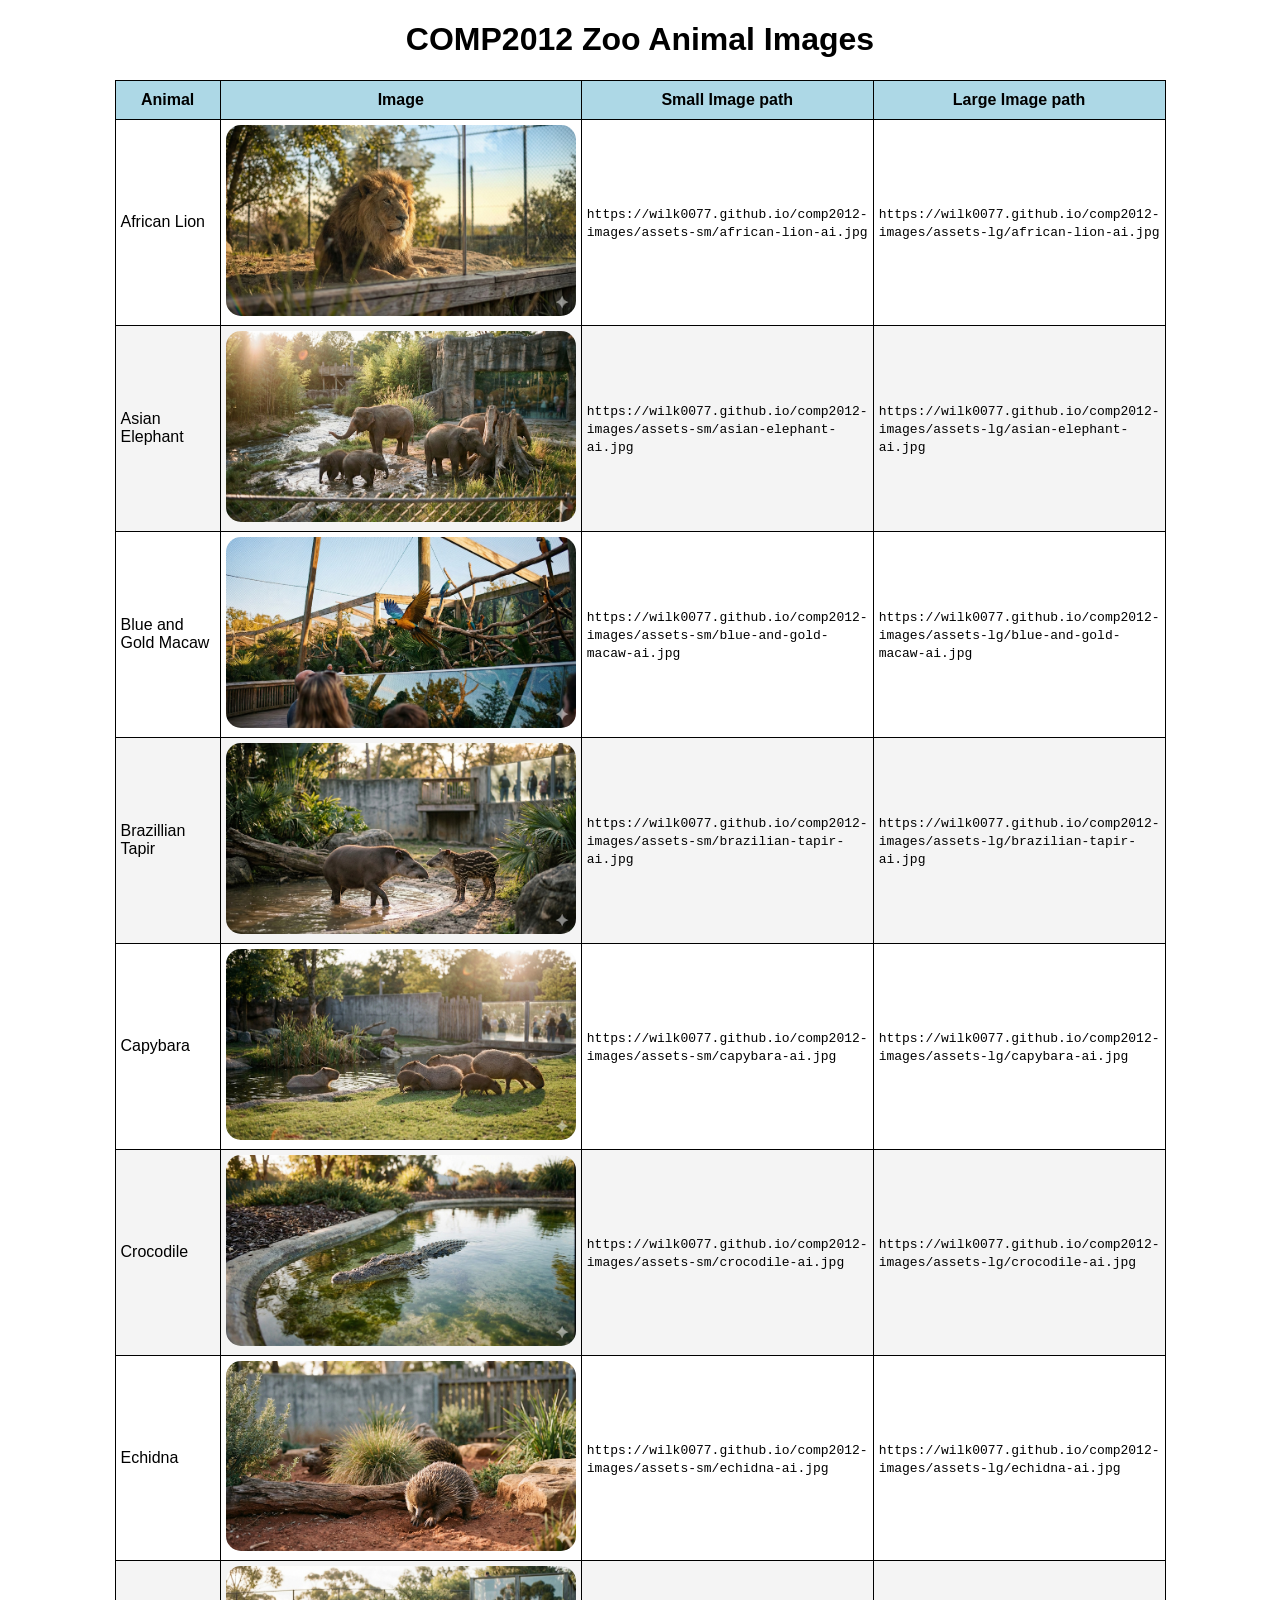
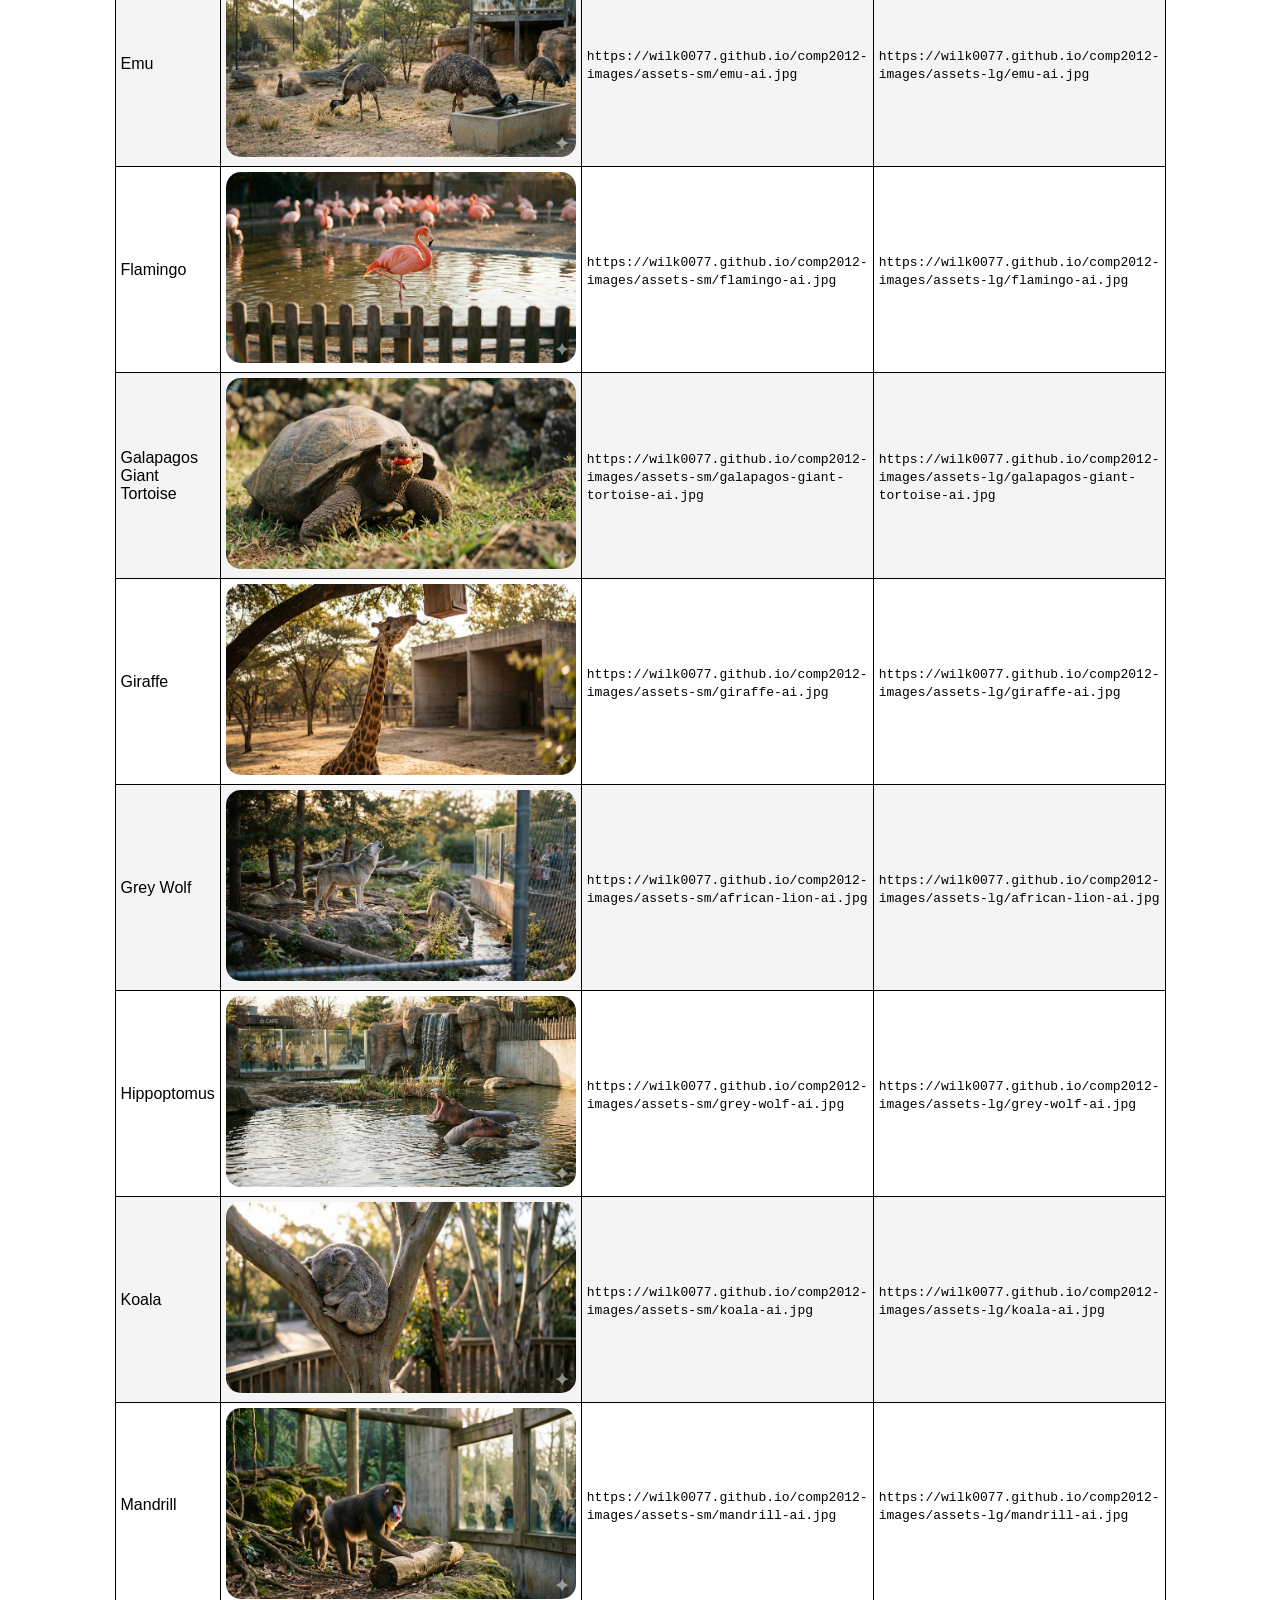
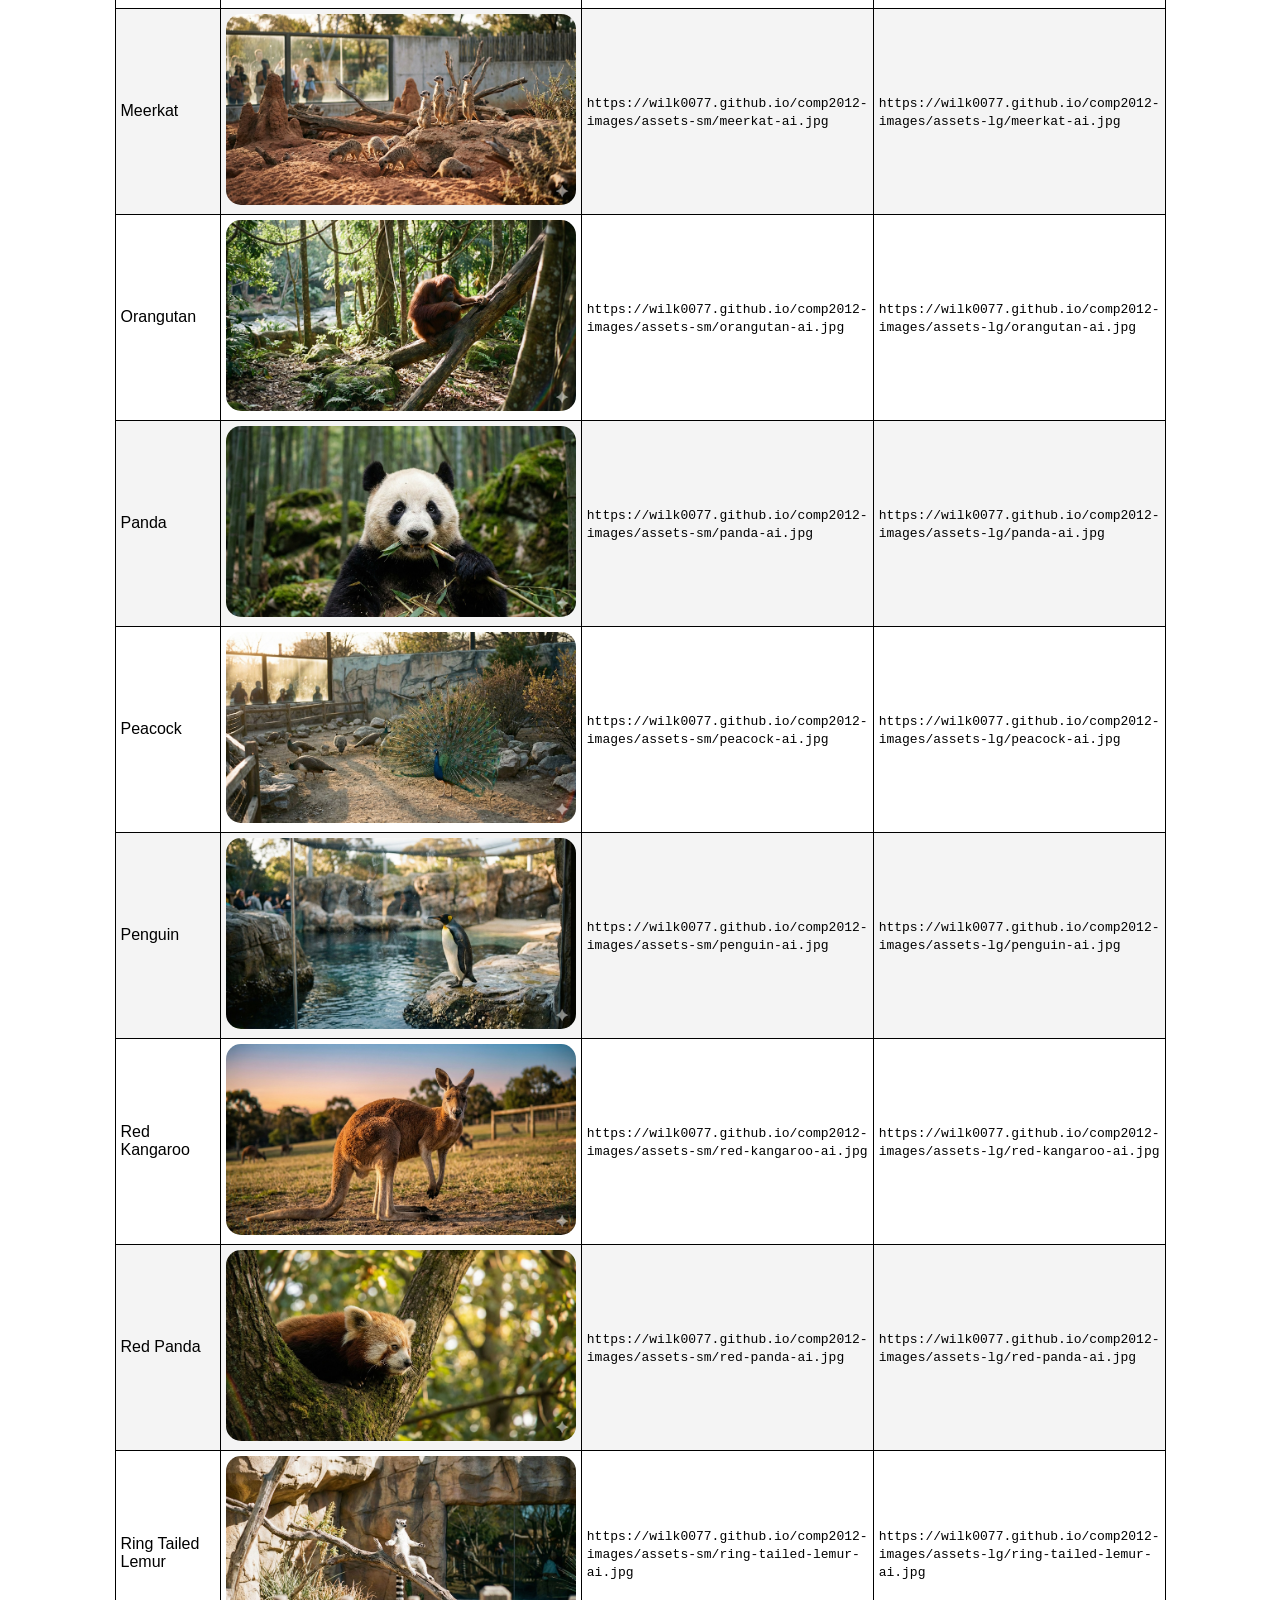
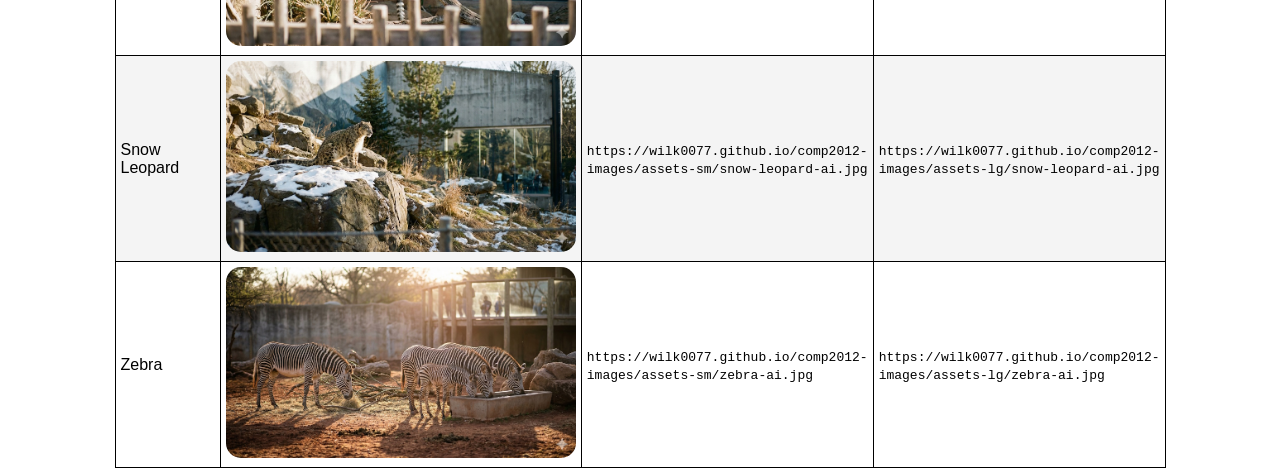
<file: index.html>
<!DOCTYPE html>
<html lang="en">
<head>
    <meta charset="UTF-8">
    <meta name="viewport" content="width=device-width, initial-scale=1.0">
    <title>COMP2012 Image Repository</title>
    <style>
        body {
            font-family:Arial, Helvetica, sans-serif
        }
        h1 {
            text-align: center;
        }
        table {
            border-collapse: collapse;
            margin-left: auto;
            margin-right: auto;
            width: 80%;
        }
        th {
            border: 1px solid;
            background: lightblue;
            padding-top: 10px;
            padding-bottom: 10px;
        }
        tr:nth-child(odd) {
            background-color: #f4f4f4; 
        }
        td {
            border: 1px solid;
            padding: 5px;
        }
        img {
            width: 350px;
            border-radius: 15px;
        }
    </style>
</head>
<body>
    <h1>COMP2012 Zoo Animal Images</h1>
    <table>
        <tr>
            <th>Animal</th>
            <th>Image</th>
            <th>Small Image path</th>
            <th>Large Image path</th>
        </tr>
        <tr>
            <td>African Lion</td>
            <td><img src="./assets-sm/african-lion-ai.jpg" /></td>
            <td><code>https://wilk0077.github.io/comp2012-images/assets-sm/african-lion-ai.jpg</code></td>
            <td><code>https://wilk0077.github.io/comp2012-images/assets-lg/african-lion-ai.jpg</code></td>
        </tr>
        <tr>
            <td>Asian Elephant</td>
            <td><img src="./assets-sm/asian-elephant-ai.jpg" /></td>
            <td><code>https://wilk0077.github.io/comp2012-images/assets-sm/asian-elephant-ai.jpg</code></td>
            <td><code>https://wilk0077.github.io/comp2012-images/assets-lg/asian-elephant-ai.jpg</code></td>
        </tr>
        <tr>
            <td>Blue and Gold Macaw</td>
            <td><img src="./assets-sm/blue-and-gold-macaw-ai.jpg" /></td>
            <td><code>https://wilk0077.github.io/comp2012-images/assets-sm/blue-and-gold-macaw-ai.jpg</code></td>
            <td><code>https://wilk0077.github.io/comp2012-images/assets-lg/blue-and-gold-macaw-ai.jpg</code></td>
        </tr>
        <tr>
            <td>Brazillian Tapir</td>
            <td><img src="./assets-sm/brazilian-tapir-ai.jpg" /></td>
            <td><code>https://wilk0077.github.io/comp2012-images/assets-sm/brazilian-tapir-ai.jpg</code></td>
            <td><code>https://wilk0077.github.io/comp2012-images/assets-lg/brazilian-tapir-ai.jpg</code></td>
        </tr>
        <tr>
            <td>Capybara</td>
            <td><img src="./assets-sm/capybara-ai.jpg" /></td>
            <td><code>https://wilk0077.github.io/comp2012-images/assets-sm/capybara-ai.jpg</code></td>
            <td><code>https://wilk0077.github.io/comp2012-images/assets-lg/capybara-ai.jpg</code></td>
        </tr>
        <tr>
            <td>Crocodile</td>
            <td><img src="./assets-sm/crocodile-ai.jpg" /></td>
            <td><code>https://wilk0077.github.io/comp2012-images/assets-sm/crocodile-ai.jpg</code></td>
            <td><code>https://wilk0077.github.io/comp2012-images/assets-lg/crocodile-ai.jpg</code></td>
        </tr>
        <tr>
            <td>Echidna</td>
            <td><img src="./assets-sm/echidna-ai.jpg" /></td>
            <td><code>https://wilk0077.github.io/comp2012-images/assets-sm/echidna-ai.jpg</code></td>
            <td><code>https://wilk0077.github.io/comp2012-images/assets-lg/echidna-ai.jpg</code></td>
        </tr>
        <tr>
            <td>Emu</td>
            <td><img src="./assets-sm/emu-ai.jpg" /></td>
            <td><code>https://wilk0077.github.io/comp2012-images/assets-sm/emu-ai.jpg</code></td>
            <td><code>https://wilk0077.github.io/comp2012-images/assets-lg/emu-ai.jpg</code></td>
        </tr>
        <tr>
            <td>Flamingo</td>
            <td><img src="./assets-sm/flamingo-ai.jpg" /></td>
            <td><code>https://wilk0077.github.io/comp2012-images/assets-sm/flamingo-ai.jpg</code></td>
            <td><code>https://wilk0077.github.io/comp2012-images/assets-lg/flamingo-ai.jpg</code></td>
        </tr>
        <tr>
            <td>Galapagos Giant Tortoise</td>
            <td><img src="./assets-sm/galapagos-giant-tortoise-ai.jpg" /></td>
            <td><code>https://wilk0077.github.io/comp2012-images/assets-sm/galapagos-giant-tortoise-ai.jpg</code></td>
            <td><code>https://wilk0077.github.io/comp2012-images/assets-lg/galapagos-giant-tortoise-ai.jpg</code></td>
        </tr>
        <tr>
            <td>Giraffe</td>
            <td><img src="./assets-sm/giraffe-ai.jpg" /></td>
            <td><code>https://wilk0077.github.io/comp2012-images/assets-sm/giraffe-ai.jpg</code></td>
            <td><code>https://wilk0077.github.io/comp2012-images/assets-lg/giraffe-ai.jpg</code></td>
        </tr>
        <tr>
            <td>Grey Wolf</td>
            <td><img src="./assets-sm/grey-wolf-ai.jpg" /></td>
            <td><code>https://wilk0077.github.io/comp2012-images/assets-sm/african-lion-ai.jpg</code></td>
            <td><code>https://wilk0077.github.io/comp2012-images/assets-lg/african-lion-ai.jpg</code></td>
        </tr>
        <tr>
            <td>Hippoptomus</td>
            <td><img src="./assets-sm/hippopotomus-ai.jpg" /></td>
            <td><code>https://wilk0077.github.io/comp2012-images/assets-sm/grey-wolf-ai.jpg</code></td>
            <td><code>https://wilk0077.github.io/comp2012-images/assets-lg/grey-wolf-ai.jpg</code></td>
        </tr>
        <tr>
            <td>Koala</td>
            <td><img src="./assets-sm/koala-ai.jpg" /></td>
            <td><code>https://wilk0077.github.io/comp2012-images/assets-sm/koala-ai.jpg</code></td>
            <td><code>https://wilk0077.github.io/comp2012-images/assets-lg/koala-ai.jpg</code></td>
        </tr>
        <tr>
            <td>Mandrill</td>
            <td><img src="./assets-sm/mandrill-ai.jpg" /></td>
            <td><code>https://wilk0077.github.io/comp2012-images/assets-sm/mandrill-ai.jpg</code></td>
            <td><code>https://wilk0077.github.io/comp2012-images/assets-lg/mandrill-ai.jpg</code></td>
        </tr>
        <tr>
            <td>Meerkat</td>
            <td><img src="./assets-sm/meerkat-ai.jpg" /></td>
            <td><code>https://wilk0077.github.io/comp2012-images/assets-sm/meerkat-ai.jpg</code></td>
            <td><code>https://wilk0077.github.io/comp2012-images/assets-lg/meerkat-ai.jpg</code></td>
        </tr>
        <tr>
            <td>Orangutan</td>
            <td><img src="./assets-sm/orangutan-ai.jpg" /></td>
            <td><code>https://wilk0077.github.io/comp2012-images/assets-sm/orangutan-ai.jpg</code></td>
            <td><code>https://wilk0077.github.io/comp2012-images/assets-lg/orangutan-ai.jpg</code></td>
        </tr>
        <tr>
            <td>Panda</td>
            <td><img src="./assets-sm/panda-ai.jpg" /></td>
            <td><code>https://wilk0077.github.io/comp2012-images/assets-sm/panda-ai.jpg</code></td>
            <td><code>https://wilk0077.github.io/comp2012-images/assets-lg/panda-ai.jpg</code></td>
        </tr>
        <tr>
            <td>Peacock</td>
            <td><img src="./assets-sm/peacock-ai.jpg" /></td>
            <td><code>https://wilk0077.github.io/comp2012-images/assets-sm/peacock-ai.jpg</code></td>
            <td><code>https://wilk0077.github.io/comp2012-images/assets-lg/peacock-ai.jpg</code></td>
        </tr>
        <tr>
            <td>Penguin</td>
            <td><img src="./assets-sm/penguin-ai.jpg" /></td>
            <td><code>https://wilk0077.github.io/comp2012-images/assets-sm/penguin-ai.jpg</code></td>
            <td><code>https://wilk0077.github.io/comp2012-images/assets-lg/penguin-ai.jpg</code></td>
        </tr>
        <tr>
            <td>Red Kangaroo</td>
            <td><img src="./assets-sm/red-kangaroo-ai.jpg" /></td>
            <td><code>https://wilk0077.github.io/comp2012-images/assets-sm/red-kangaroo-ai.jpg</code></td>
            <td><code>https://wilk0077.github.io/comp2012-images/assets-lg/red-kangaroo-ai.jpg</code></td>
        </tr>
        <tr>
            <td>Red Panda</td>
            <td><img src="./assets-sm/red-panda-ai.jpg" /></td>
            <td><code>https://wilk0077.github.io/comp2012-images/assets-sm/red-panda-ai.jpg</code></td>
            <td><code>https://wilk0077.github.io/comp2012-images/assets-lg/red-panda-ai.jpg</code></td>
        </tr>
        <tr>
            <td>Ring Tailed Lemur</td>
            <td><img src="./assets-sm/ring-tailed-lemur-ai.jpg" /></td>
            <td><code>https://wilk0077.github.io/comp2012-images/assets-sm/ring-tailed-lemur-ai.jpg</code></td>
            <td><code>https://wilk0077.github.io/comp2012-images/assets-lg/ring-tailed-lemur-ai.jpg</code></td>
        </tr>
        <tr>
            <td>Snow Leopard</td>
            <td><img src="./assets-sm/snow-leopard-ai.jpg" /></td>
            <td><code>https://wilk0077.github.io/comp2012-images/assets-sm/snow-leopard-ai.jpg</code></td>
            <td><code>https://wilk0077.github.io/comp2012-images/assets-lg/snow-leopard-ai.jpg</code></td>
        </tr>
        <tr>
            <td>Zebra</td>
            <td><img src="./assets-sm/zebra-ai.jpg" /></td>
            <td><code>https://wilk0077.github.io/comp2012-images/assets-sm/zebra-ai.jpg</code></td>
            <td><code>https://wilk0077.github.io/comp2012-images/assets-lg/zebra-ai.jpg</code></td>
        </tr>        
    </table>
</body>
</html>
</file>
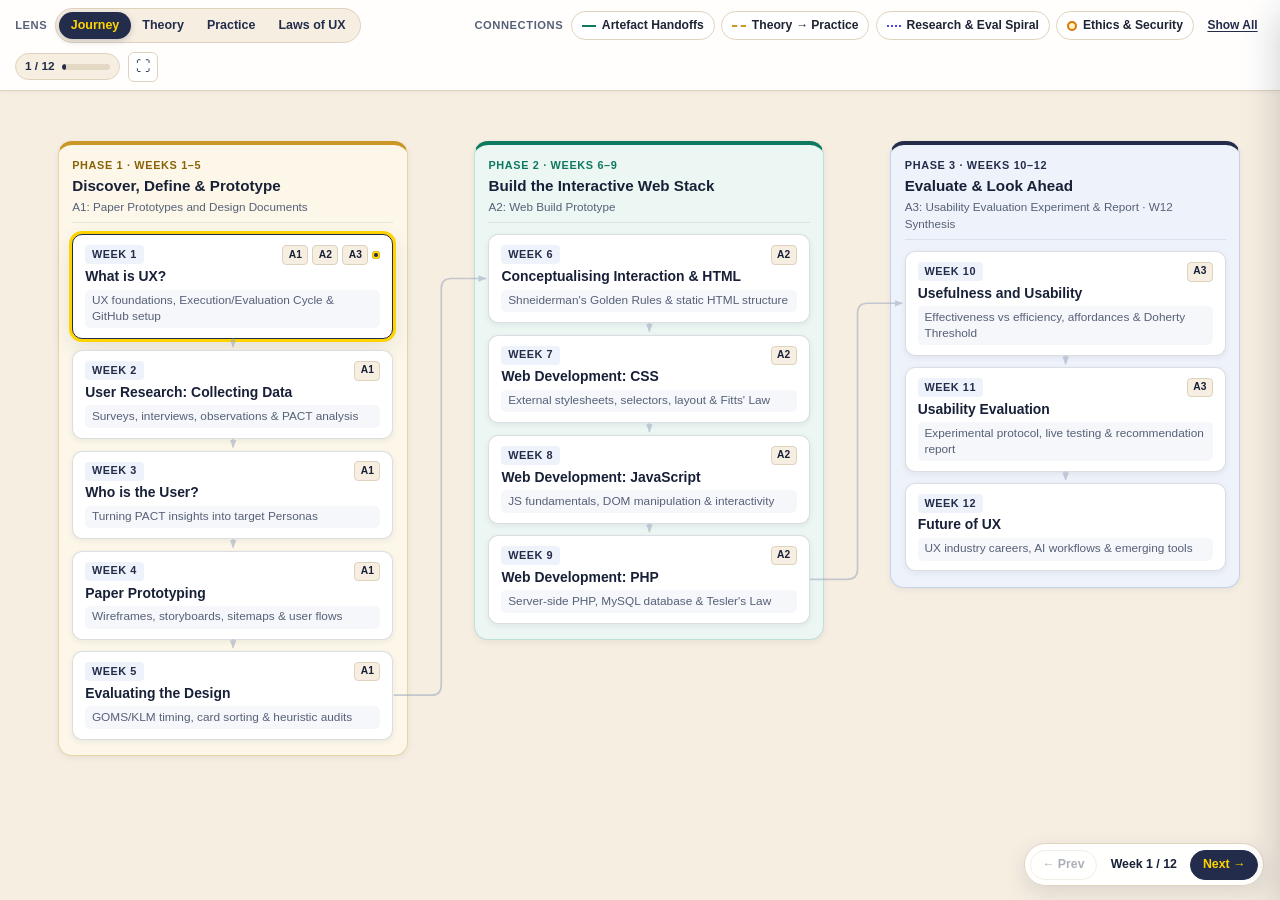
<file: comp1103/index.html>
<!DOCTYPE html>
<html lang="en">
<head>
  <meta charset="UTF-8" />
  <meta name="viewport" content="width=device-width, initial-scale=1.0" />
  <title>COMP1103 UX Fundamentals — Interactive Concept Map</title>
  <link rel="stylesheet" href="style.css" />
</head>
<body>
  <div id="app-shell" class="app-shell">
    <!-- Slim Floating Control Bar (No Top Navy Header) -->
    <div id="control-bar" class="control-bar" role="toolbar" aria-label="Concept map controls">
      <!-- Sliding Lens Selector -->
      <div class="control-group">
        <span class="control-label">Lens</span>
        <div id="lens-slider" class="lens-slider" role="radiogroup" aria-label="Node display lens">
          <div id="lens-thumb" class="lens-thumb" aria-hidden="true"></div>
          <button type="button" class="lens-opt is-active" data-lens="journey" role="radio" aria-checked="true">Journey</button>
          <button type="button" class="lens-opt" data-lens="theory" role="radio" aria-checked="false">Theory</button>
          <button type="button" class="lens-opt" data-lens="practice" role="radio" aria-checked="false">Practice</button>
          <button type="button" class="lens-opt" data-lens="law" role="radio" aria-checked="false">Laws of UX</button>
        </div>
      </div>

      <!-- Typed Link-Layer Toggles -->
      <div class="control-group layer-group" role="group" aria-label="Cross-module link layers">
        <span class="control-label">Connections</span>
        <button type="button" class="layer-chip chip-handoff" data-layer="handoff" aria-pressed="false">
          <span class="swatch swatch-handoff" aria-hidden="true"></span>Artefact Handoffs
        </button>
        <button type="button" class="layer-chip chip-theory" data-layer="theory" aria-pressed="false">
          <span class="swatch swatch-theory" aria-hidden="true"></span>Theory &rarr; Practice
        </button>
        <button type="button" class="layer-chip chip-spiral" data-layer="spiral" aria-pressed="false">
          <span class="swatch swatch-spiral" aria-hidden="true"></span>Research &amp; Eval Spiral
        </button>
        <button type="button" class="layer-chip chip-ethics" data-layer="ethics" aria-pressed="false">
          <span class="swatch swatch-ethics" aria-hidden="true"></span>Ethics &amp; Security
        </button>
        <button type="button" id="btn-all-layers" class="text-action-btn" title="Show or hide all link layers">Show All</button>
      </div>

      <!-- Compact Utilities -->
      <div class="control-group util-group">
        <div class="progress-badge" title="Modules explored this session">
          <span id="progress-text">1 / 12</span>
          <span class="progress-bar" aria-hidden="true"><span id="progress-fill"></span></span>
        </div>
        <button type="button" id="btn-fullscreen" class="icon-btn" title="Toggle fullscreen" aria-label="Toggle fullscreen">
          <span aria-hidden="true">&#x26F6;</span>
        </button>
      </div>
    </div>

    <!-- Dismissible Ethics & Security Inline Banner -->
    <div id="ethics-banner" class="ethics-banner" hidden>
      <div class="ethics-banner-text">
        <strong>Ethics, Privacy &amp; Security Thread:</strong>
        Highlighted nodes show where professional ethics, user consent, data protection, and responsible AI weave across Weeks 1, 2, 3, 9, 11, and 12.
      </div>
      <button type="button" id="btn-close-ethics" class="ethics-close" aria-label="Dismiss notice">&times;</button>
    </div>

    <!-- Three-Column Landscape Node-Edge Canvas -->
    <main id="map-viewport" class="map-viewport" aria-label="COMP1103 three-column landscape concept map">
      <div id="map-stage" class="map-stage">
        <svg id="map-svg" class="map-svg" aria-hidden="true"></svg>
        <div id="columns-grid" class="columns-grid"></div>
      </div>
    </main>

    <!-- Edge Hover Tooltip -->
    <div id="edge-tooltip" class="edge-tooltip" role="tooltip" hidden></div>

    <!-- Edge Click Popover -->
    <div id="edge-popover" class="edge-popover" role="dialog" aria-label="Connection details" hidden></div>

    <!-- Floating Bottom-Right Stepper -->
    <nav class="floating-stepper" aria-label="Step through weeks">
      <button type="button" id="step-prev" class="step-btn" aria-label="Previous week">&larr; Prev</button>
      <button type="button" id="step-indicator" class="step-indicator" title="Open current week details">Week 1 / 12</button>
      <button type="button" id="step-next" class="step-btn step-btn-primary" aria-label="Next week">Next &rarr;</button>
    </nav>

    <!-- Non-Reflowing Slide-Over Detail Drawer -->
    <div id="drawer-backdrop" class="drawer-backdrop" hidden></div>
    <aside id="detail-drawer" class="detail-drawer" aria-label="Module details" aria-hidden="true"></aside>
  </div>

  <script type="module" src="app.js"></script>
</body>
</html>
</file>
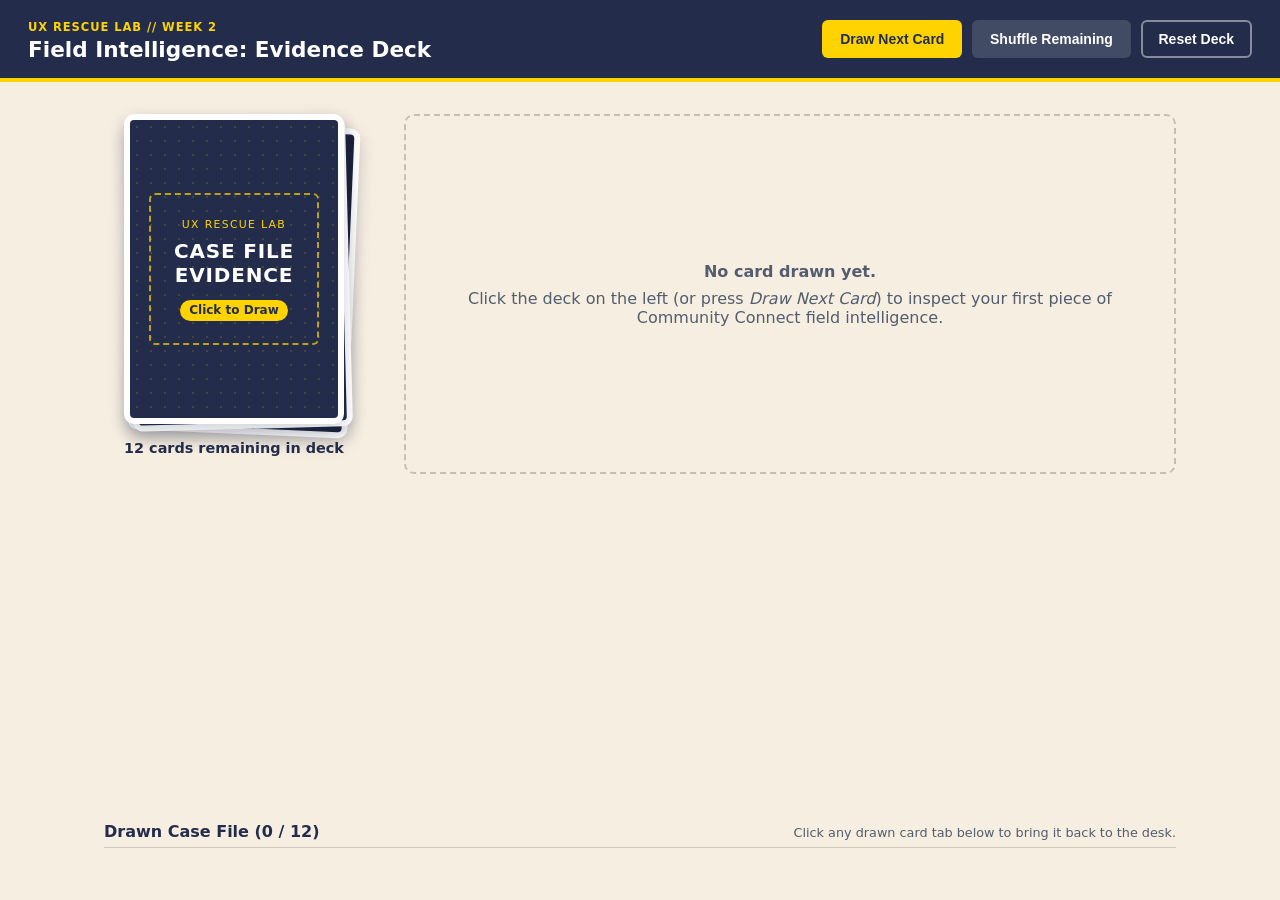
<file: comp1103/cards/index.html>
<!DOCTYPE html>
<html lang="en">
<head>
  <meta charset="UTF-8">
  <meta name="viewport" content="width=device-width, initial-scale=1.0">
  <title>UX Rescue Lab — Evidence Card Deck</title>
  <link rel="stylesheet" href="./evidence-cards.css">
</head>
<body>

  <header class="lab-header">
    <div class="header-brand">
      <span class="badge-tag">UX RESCUE LAB // WEEK 2</span>
      <h1>Field Intelligence: Evidence Deck</h1>
    </div>
    <div class="deck-controls">
      <button id="btn-draw" class="btn btn-primary" type="button">Draw Next Card</button>
      <button id="btn-shuffle" class="btn btn-secondary" type="button">Shuffle Remaining</button>
      <button id="btn-reset" class="btn btn-outline" type="button">Reset Deck</button>
    </div>
  </header>

  <main class="desk-workspace">
    
    <!-- Left: Interactive Physical Card Deck -->
    <section class="deck-zone" aria-label="Evidence Card Deck">
      <div class="deck-stack" id="deck-stack" role="button" tabindex="0" aria-label="Click to draw an evidence card">
        <div class="deck-card-back layer-3"></div>
        <div class="deck-card-back layer-2"></div>
        <div class="deck-card-back layer-1">
          <div class="back-stamp">
            <span class="stamp-org">UX RESCUE LAB</span>
            <span class="stamp-title">CASE FILE<br>EVIDENCE</span>
            <span class="stamp-sub">Click to Draw</span>
          </div>
        </div>
      </div>
      <div class="deck-status">
        <span id="remaining-count">12</span> cards remaining in deck
      </div>
    </section>

    <!-- Right: Active Drawn Index Card Stage -->
    <section class="stage-zone" aria-live="polite" aria-label="Active Evidence Card">
      <div id="card-stage" class="card-stage">
        <div class="empty-stage-prompt">
          <p><strong>No card drawn yet.</strong></p>
          <p>Click the deck on the left (or press <em>Draw Next Card</em>) to inspect your first piece of Community Connect field intelligence.</p>
        </div>
      </div>
    </section>

  </main>

  <!-- Bottom: Drawn Case File Tray (Click any previously drawn card to re-inspect) -->
  <section class="tray-zone" aria-label="Drawn Evidence Cards">
    <div class="tray-header">
      <h2>Drawn Case File (<span id="drawn-count">0</span> / 12)</h2>
      <span class="tray-hint">Click any drawn card tab below to bring it back to the desk.</span>
    </div>
    <div id="drawn-tray" class="drawn-tray"></div>
  </section>

  <script src="./evidence-cards.js"></script>
</body>
</html>
</file>
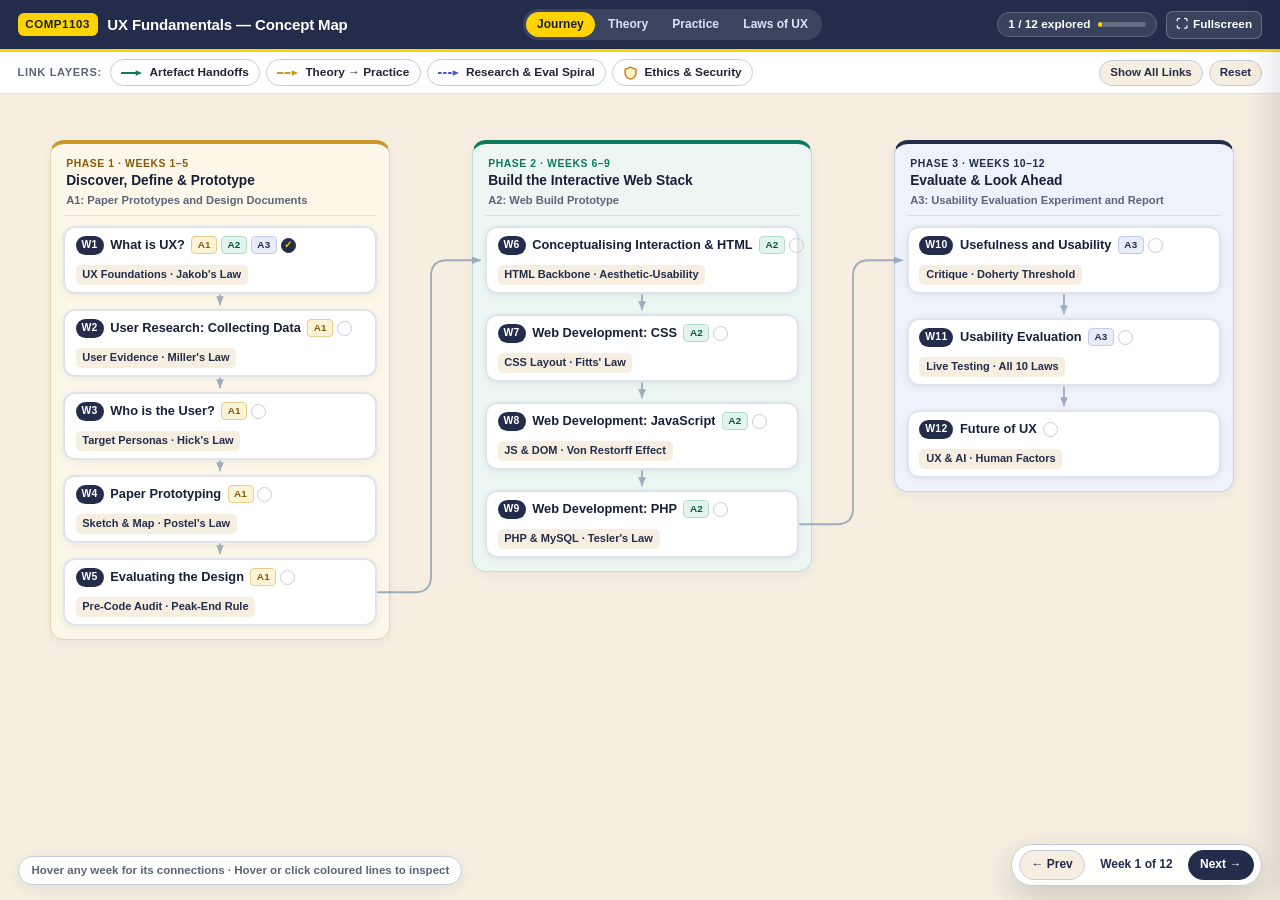
<file: topic-map.html>
<!DOCTYPE html>
<html lang="en">
<head>
  <meta charset="UTF-8" />
  <meta name="viewport" content="width=device-width, initial-scale=1.0" />
  <title>COMP1103 UX Fundamentals — Landscape Concept Map</title>
  <style>
    
    :root {
      --navy: #232D4B;
      --navy-deep: #182038;
      --navy-soft: #EEF1F8;
      --gold: #FFD300;
      --gold-deep: #CB9828;
      --gold-ink: #845C07;
      --gold-soft: #FFF8DC;
      --sand: #F6EEE1;
      --canvas-bg: #F6EEE1;

      --col1-bg: #FCF7E8;
      --col1-border: #E8D7A8;
      --col1-accent: #CB9828;
      --col2-bg: #ECF6F3;
      --col2-border: #BEDFD4;
      --col2-accent: #0D7A5F;
      --col3-bg: #EEF2FA;
      --col3-border: #C5D2EA;
      --col3-accent: #232D4B;

      --backbone-rest: #8A99B2;
      --backbone-active: #232D4B;
      --artefact: #0D7A5F;
      --artefact-soft: #E5F5F0;
      --theory: #CB9828;
      --theory-soft: #FDF5DF;
      --spiral: #3B5CCC;
      --spiral-soft: #EBF0FF;
      --ethics: #D97706;
      --ethics-soft: #FEF3C7;
      --ethics-ink: #92400E;

      --surface: #FFFFFF;
      --border: #E0E3EE;
      --border-strong: #C5CCDD;
      --text: #1E2536;
      --text-muted: #5A647B;

      --radius-sm: 8px;
      --radius-node: 12px;
      --radius-pill: 999px;
      --shadow-node: 0 2px 8px rgba(24, 32, 56, 0.06);
      --shadow-hover: 0 8px 22px rgba(24, 32, 56, 0.14);
      --shadow-float: 0 12px 30px rgba(24, 32, 56, 0.18);
      --ease: 185ms cubic-bezier(0.22, 1, 0.36, 1);
    }

    *, *::before, *::after {
      box-sizing: border-box;
    }

    html, body {
      margin: 0;
      padding: 0;
      height: 100%;
      font-family: -apple-system, BlinkMacSystemFont, "Segoe UI", Roboto, "Helvetica Neue", Arial, sans-serif;
      color: var(--text);
      background: var(--canvas-bg);
      line-height: 1.42;
      -webkit-font-smoothing: antialiased;
    }

    button {
      font: inherit;
      color: inherit;
      cursor: pointer;
    }

    button:focus-visible,
    summary:focus-visible {
      outline: 2px solid var(--gold-deep);
      outline-offset: 2px;
    }

    .app-shell {
      position: relative;
      display: flex;
      flex-direction: column;
      height: 100vh;
      min-height: 580px;
      width: 100%;
      overflow: hidden;
      background: var(--canvas-bg);
    }

    .app-shell.is-fullscreen-fallback {
      position: fixed;
      inset: 0;
      z-index: 9999;
      width: 100vw;
      height: 100vh;
    }

    .top-bar {
      display: flex;
      align-items: center;
      justify-content: space-between;
      gap: 0.75rem;
      min-height: 52px;
      padding: 0.42rem 1.1rem;
      background: var(--navy);
      color: #FFFFFF;
      border-bottom: 3px solid var(--gold);
      flex-shrink: 0;
      z-index: 30;
    }

    .brand-group {
      display: flex;
      align-items: center;
      gap: 0.6rem;
      min-width: 0;
    }

    .topic-badge {
      background: var(--gold);
      color: var(--navy-deep);
      font-weight: 800;
      font-size: 0.72rem;
      letter-spacing: 0.05em;
      padding: 0.22rem 0.48rem;
      border-radius: 6px;
      flex-shrink: 0;
    }

    .brand-title {
      margin: 0;
      font-size: 0.94rem;
      font-weight: 700;
      letter-spacing: -0.01em;
      white-space: nowrap;
      overflow: hidden;
      text-overflow: ellipsis;
    }

    .lens-control {
      display: inline-flex;
      align-items: center;
      background: rgba(255, 255, 255, 0.11);
      padding: 0.18rem;
      border-radius: var(--radius-pill);
      gap: 0.12rem;
      flex-shrink: 0;
    }

    .lens-btn {
      border: none;
      background: transparent;
      color: #DCE3F4;
      font-size: 0.75rem;
      font-weight: 600;
      padding: 0.28rem 0.7rem;
      border-radius: var(--radius-pill);
      transition: background var(--ease), color var(--ease);
      white-space: nowrap;
    }

    .lens-btn:hover {
      background: rgba(255, 255, 255, 0.15);
      color: #FFFFFF;
    }

    .lens-btn.is-active {
      background: var(--gold);
      color: var(--navy-deep);
    }

    .lens-btn[data-lens="theory"].is-active {
      background: #E2E6FF;
      color: var(--navy-deep);
    }

    .lens-btn[data-lens="practice"].is-active {
      background: #C9F0E4;
      color: #074C3A;
    }

    .top-right {
      display: flex;
      align-items: center;
      gap: 0.55rem;
      flex-shrink: 0;
    }

    .progress-chip {
      display: inline-flex;
      align-items: center;
      gap: 0.48rem;
      background: rgba(255, 255, 255, 0.1);
      border: 1px solid rgba(255, 255, 255, 0.18);
      border-radius: var(--radius-pill);
      padding: 0.22rem 0.62rem;
    }

    .progress-count {
      font-size: 0.74rem;
      font-weight: 800;
      color: #FFFFFF;
      font-variant-numeric: tabular-nums;
      white-space: nowrap;
    }

    .progress-track {
      width: 48px;
      height: 5px;
      background: rgba(255, 255, 255, 0.22);
      border-radius: var(--radius-pill);
      overflow: hidden;
    }

    .progress-fill {
      height: 100%;
      width: 8.33%;
      background: var(--gold);
      border-radius: var(--radius-pill);
      transition: width 240ms ease;
    }

    .fullscreen-btn {
      display: inline-flex;
      align-items: center;
      gap: 0.3rem;
      height: 28px;
      padding: 0 0.58rem;
      border-radius: 7px;
      border: 1px solid rgba(255, 255, 255, 0.24);
      background: rgba(255, 255, 255, 0.1);
      color: #FFFFFF;
      font-size: 0.74rem;
      font-weight: 600;
      transition: background var(--ease);
    }

    .fullscreen-btn:hover {
      background: rgba(255, 255, 255, 0.22);
    }

    .layer-bar {
      display: flex;
      flex-wrap: wrap;
      align-items: center;
      justify-content: space-between;
      gap: 0.4rem 0.75rem;
      min-height: 42px;
      padding: 0.36rem 1.1rem;
      background: var(--surface);
      border-bottom: 1px solid var(--border);
      flex-shrink: 0;
      z-index: 25;
    }

    .layer-group {
      display: flex;
      flex-wrap: wrap;
      align-items: center;
      gap: 0.38rem;
    }

    .layer-label {
      font-size: 0.69rem;
      font-weight: 800;
      text-transform: uppercase;
      letter-spacing: 0.06em;
      color: var(--text-muted);
      margin-right: 0.15rem;
    }

    .layer-chip {
      display: inline-flex;
      align-items: center;
      gap: 0.38rem;
      padding: 0.23rem 0.64rem;
      border-radius: var(--radius-pill);
      border: 1.5px solid var(--border-strong);
      background: var(--surface);
      font-size: 0.74rem;
      font-weight: 600;
      color: var(--text);
      transition: background var(--ease), border-color var(--ease), color var(--ease), box-shadow var(--ease);
      white-space: nowrap;
    }

    .layer-chip:hover {
      border-color: var(--navy);
      background: var(--navy-soft);
    }

    .swatch-svg {
      width: 22px;
      height: 10px;
      flex-shrink: 0;
      display: inline-block;
    }

    .layer-chip[data-layer="artefact"].is-active {
      background: var(--artefact-soft);
      border-color: var(--artefact);
      color: #064E3B;
      box-shadow: 0 0 0 1px rgba(13, 122, 95, 0.2);
    }

    .layer-chip[data-layer="theory"].is-active {
      background: var(--theory-soft);
      border-color: var(--theory);
      color: var(--gold-ink);
      box-shadow: 0 0 0 1px rgba(203, 152, 40, 0.24);
    }

    .layer-chip[data-layer="spiral"].is-active {
      background: var(--spiral-soft);
      border-color: var(--spiral);
      color: #1E3A8A;
      box-shadow: 0 0 0 1px rgba(59, 92, 204, 0.22);
    }

    .layer-chip[data-layer="ethics"].is-active {
      background: var(--ethics-soft);
      border-color: var(--ethics);
      color: var(--ethics-ink);
      box-shadow: 0 0 0 1px rgba(217, 119, 6, 0.24);
    }

    .layer-right-actions {
      display: inline-flex;
      align-items: center;
      gap: 0.35rem;
    }

    .bar-action-btn {
      padding: 0.24rem 0.64rem;
      border-radius: var(--radius-pill);
      border: 1px solid var(--border-strong);
      background: var(--canvas-bg);
      color: var(--navy);
      font-size: 0.72rem;
      font-weight: 700;
      transition: background var(--ease), color var(--ease), border-color var(--ease);
      white-space: nowrap;
    }

    .bar-action-btn:hover {
      background: var(--navy);
      color: #FFFFFF;
      border-color: var(--navy);
    }

    .bar-action-btn.is-all-active {
      background: var(--navy);
      color: var(--gold);
      border-color: var(--navy);
    }

    .tlo4-banner {
      display: flex;
      align-items: center;
      justify-content: space-between;
      gap: 0.75rem;
      padding: 0.44rem 1.1rem;
      background: #FFFBEB;
      border-bottom: 1.5px solid #F59E0B;
      color: #78350F;
      font-size: 0.77rem;
      flex-shrink: 0;
      z-index: 22;
    }

    .tlo4-banner[hidden] {
      display: none;
    }

    .tlo4-banner-left {
      display: flex;
      align-items: center;
      gap: 0.5rem;
    }

    .shield-icon-box {
      width: 20px;
      height: 20px;
      border-radius: 5px;
      background: var(--ethics);
      color: #FFFFFF;
      display: inline-flex;
      align-items: center;
      justify-content: center;
      flex-shrink: 0;
    }

    .banner-dismiss-btn {
      width: 24px;
      height: 24px;
      border-radius: 6px;
      border: 1px solid rgba(146, 64, 14, 0.28);
      background: rgba(255, 255, 255, 0.75);
      color: var(--ethics-ink);
      font-size: 1rem;
      line-height: 1;
      display: inline-flex;
      align-items: center;
      justify-content: center;
      flex-shrink: 0;
    }

    .banner-dismiss-btn:hover {
      background: var(--ethics);
      color: #FFFFFF;
    }

    .canvas-area {
      position: relative;
      flex: 1;
      min-height: 0;
      overflow: auto;
      background: var(--canvas-bg);
    }

    .map-wrapper {
      position: relative;
      min-width: 980px;
      max-width: 1420px;
      margin: 0 auto;
      padding: 46px 46px 76px 50px;
    }

    .edges-svg {
      position: absolute;
      inset: 0;
      width: 100%;
      height: 100%;
      pointer-events: none;
      z-index: 5;
      overflow: visible;
    }

    .backbone-path {
      fill: none;
      stroke: var(--backbone-rest);
      stroke-width: 1.85;
      stroke-linecap: round;
      opacity: 0.78;
      transition: stroke var(--ease), stroke-width var(--ease), opacity var(--ease);
    }

    .backbone-path.is-dimmed {
      opacity: 0.16;
    }

    .backbone-path.is-highlighted {
      stroke: var(--backbone-active);
      stroke-width: 2.35;
      opacity: 0.94;
    }

    .typed-edge {
      fill: none;
      stroke-linecap: round;
      pointer-events: none;
      transition: opacity var(--ease), stroke-width var(--ease), filter var(--ease);
    }

    .typed-edge.type-artefact {
      stroke: var(--artefact);
      stroke-width: 2.2;
    }

    .typed-edge.type-theory {
      stroke: var(--theory);
      stroke-width: 2.2;
      stroke-dasharray: 7 4;
    }

    .typed-edge.type-spiral {
      stroke: var(--spiral);
      stroke-width: 2.3;
      stroke-dasharray: 2.2 5;
    }

    .typed-edge.is-hidden {
      opacity: 0;
    }

    .typed-edge.is-dimmed {
      opacity: 0.13;
    }

    .typed-edge.is-ego {
      opacity: 0.95;
      stroke-width: 2.55;
    }

    .typed-edge.is-active {
      opacity: 1;
      stroke-width: 3.4;
      filter: drop-shadow(0 2px 6px rgba(24, 32, 56, 0.24));
    }

    .edge-hit {
      fill: none;
      stroke: transparent;
      stroke-width: 14px;
      stroke-linecap: round;
      pointer-events: stroke;
      cursor: pointer;
    }

    .edge-hit.is-disabled {
      pointer-events: none;
      cursor: default;
    }

    .columns-grid {
      position: relative;
      z-index: 2;
      display: grid;
      grid-template-columns: repeat(3, minmax(230px, 1fr));
      column-gap: clamp(64px, 6.4vw, 96px);
      align-items: start;
    }

    .phase-column {
      display: flex;
      flex-direction: column;
      min-width: 0;
      padding: 11px 12px 13px;
      border-radius: 14px;
      box-shadow: 0 3px 12px rgba(35, 45, 75, 0.05);
    }

    .phase-column[data-phase="1"] {
      background: var(--col1-bg);
      border: 1px solid var(--col1-border);
      border-top: 4px solid var(--col1-accent);
    }

    .phase-column[data-phase="2"] {
      background: var(--col2-bg);
      border: 1px solid var(--col2-border);
      border-top: 4px solid var(--col2-accent);
    }

    .phase-column[data-phase="3"] {
      background: var(--col3-bg);
      border: 1px solid var(--col3-border);
      border-top: 4px solid var(--col3-accent);
    }

    .phase-header {
      display: flex;
      flex-direction: column;
      gap: 0.1rem;
      padding: 0.1rem 0.2rem 0.52rem;
      margin-bottom: 10px;
      border-bottom: 1px solid rgba(35, 45, 75, 0.1);
    }

    .phase-badge {
      font-size: 0.65rem;
      font-weight: 800;
      text-transform: uppercase;
      letter-spacing: 0.055em;
    }

    .phase-column[data-phase="1"] .phase-badge { color: var(--gold-ink); }
    .phase-column[data-phase="2"] .phase-badge { color: var(--artefact); }
    .phase-column[data-phase="3"] .phase-badge { color: var(--navy); }

    .phase-title {
      margin: 0;
      font-size: 0.86rem;
      font-weight: 800;
      line-height: 1.2;
      color: var(--navy-deep);
    }

    .phase-assignment {
      margin: 0.12rem 0 0;
      font-size: 0.7rem;
      font-weight: 600;
      color: var(--text-muted);
      line-height: 1.25;
    }

    .column-nodes {
      display: flex;
      flex-direction: column;
    }

    .phase-column[data-phase="1"] .column-nodes { gap: 15px; }
    .phase-column[data-phase="2"] .column-nodes { gap: 20px; }
    .phase-column[data-phase="3"] .column-nodes { gap: 24px; }

    .week-node {
      position: relative;
      z-index: 4;
      width: 100%;
      min-height: 68px;
      text-align: left;
      background: var(--surface);
      border: 2px solid var(--border);
      border-radius: var(--radius-node);
      padding: 0.46rem 0.66rem 0.48rem;
      box-shadow: var(--shadow-node);
      display: flex;
      flex-direction: column;
      justify-content: space-between;
      gap: 0.26rem;
      transition:
        transform var(--ease),
        border-color var(--ease),
        box-shadow var(--ease),
        opacity var(--ease),
        background-color var(--ease);
    }

    .columns-grid[data-lens="theory"] .week-node   { border-color: #C7D4FA; }
    .columns-grid[data-lens="practice"] .week-node { border-color: #B4E2D3; }
    .columns-grid[data-lens="laws"] .week-node     { border-color: #EED78E; }

    .week-node:hover {
      transform: translateY(-2px);
      border-color: var(--navy);
      box-shadow: var(--shadow-hover);
      z-index: 7;
    }

    .week-node.is-ethics-active {
      border-color: var(--ethics);
      box-shadow: 0 0 0 3.5px rgba(217, 119, 6, 0.25), var(--shadow-node);
      background: #FFFDF7;
    }

    .ethics-shield {
      display: none;
      align-items: center;
      justify-content: center;
      width: 18px;
      height: 18px;
      border-radius: 50%;
      background: var(--ethics);
      color: #FFFFFF;
      box-shadow: 0 2px 5px rgba(217, 119, 6, 0.32);
      flex-shrink: 0;
    }

    .week-node.is-ethics-active .ethics-shield {
      display: inline-flex;
    }

    .week-node.is-dimmed {
      opacity: 0.35;
    }

    .week-node.is-peer {
      opacity: 1;
      border-color: var(--navy);
      background: #FFFFFF;
      box-shadow: 0 5px 15px rgba(24, 32, 56, 0.13);
    }

    .week-node.is-edge-end {
      opacity: 1;
      border-color: var(--navy);
      box-shadow: 0 0 0 3px rgba(35, 45, 75, 0.18), var(--shadow-hover);
      transform: translateY(-2px);
      z-index: 7;
    }

    .week-node.is-selected {
      opacity: 1;
      border-color: var(--navy);
      background: #FFFFFF;
      box-shadow: 0 0 0 3.5px var(--gold), var(--shadow-hover);
      transform: translateY(-2px);
      z-index: 8;
    }

    .node-row-top {
      display: flex;
      align-items: center;
      justify-content: space-between;
      gap: 0.4rem;
    }

    .node-id-title {
      display: flex;
      align-items: center;
      gap: 0.42rem;
      min-width: 0;
    }

    .week-pill {
      display: inline-flex;
      align-items: center;
      justify-content: center;
      min-width: 28px;
      height: 19px;
      padding: 0 0.36rem;
      border-radius: var(--radius-pill);
      background: var(--navy);
      color: #FFFFFF;
      font-size: 0.65rem;
      font-weight: 800;
      letter-spacing: 0.03em;
      flex-shrink: 0;
    }

    .week-node.is-selected .week-pill {
      background: var(--gold);
      color: var(--navy-deep);
    }

    .node-title {
      margin: 0;
      font-size: 0.8rem;
      font-weight: 700;
      color: var(--navy-deep);
      line-height: 1.2;
      white-space: nowrap;
      overflow: hidden;
      text-overflow: ellipsis;
    }

    .node-indicators {
      display: inline-flex;
      align-items: center;
      gap: 0.24rem;
      flex-shrink: 0;
    }

    .node-assess-badge {
      display: inline-flex;
      align-items: center;
      justify-content: center;
      height: 18px;
      padding: 0 0.34rem;
      border-radius: 4px;
      font-size: 0.62rem;
      font-weight: 800;
      letter-spacing: 0.02em;
      border: 1px solid transparent;
    }

    .node-assess-badge.assess-A1 {
      background: #FDF3D6;
      color: var(--gold-ink);
      border-color: #E7CE8A;
    }

    .node-assess-badge.assess-A2 {
      background: #E2F4EE;
      color: #075843;
      border-color: #B3DEC9;
    }

    .node-assess-badge.assess-A3 {
      background: #E7ECF9;
      color: var(--navy);
      border-color: #C0CDE8;
    }

    .explored-dot {
      width: 15px;
      height: 15px;
      border-radius: 50%;
      border: 1.5px solid var(--border-strong);
      background: transparent;
      color: transparent;
      font-size: 0.6rem;
      font-weight: 900;
      display: inline-flex;
      align-items: center;
      justify-content: center;
      transition: background var(--ease), border-color var(--ease), color var(--ease);
    }

    .week-node.is-explored .explored-dot {
      background: var(--navy);
      border-color: var(--navy);
      color: var(--gold);
    }

    .node-row-bottom {
      display: flex;
      align-items: center;
      justify-content: space-between;
      gap: 0.4rem;
      min-width: 0;
    }

    .lens-pill-text {
      flex: 1;
      min-width: 0;
      font-size: 0.69rem;
      font-weight: 600;
      white-space: nowrap;
      overflow: hidden;
      text-overflow: ellipsis;
      padding: 0.13rem 0.42rem;
      border-radius: 5px;
      transition: background var(--ease), color var(--ease);
    }

    .lens-pill-text.lens-journey  { background: var(--sand);          color: var(--navy); }
    .lens-pill-text.lens-theory   { background: var(--spiral-soft);   color: #1E3A8A; }
    .lens-pill-text.lens-practice { background: var(--artefact-soft); color: #065F46; }
    .lens-pill-text.lens-laws     { background: var(--gold-soft);     color: var(--gold-ink); border: 1px solid #F1DC92; }

    .edge-tooltip {
      position: fixed;
      z-index: 70;
      max-width: 315px;
      background: var(--navy-deep);
      color: #FFFFFF;
      border-radius: 10px;
      padding: 0.6rem 0.78rem;
      box-shadow: 0 12px 28px rgba(24, 32, 56, 0.3);
      pointer-events: none;
      opacity: 0;
      transform: translateY(4px);
      transition: opacity 120ms ease, transform 120ms ease;
    }

    .edge-tooltip.is-visible {
      opacity: 1;
      transform: translateY(0);
    }

    .edge-popover {
      position: fixed;
      z-index: 75;
      width: 330px;
      max-width: calc(100vw - 24px);
      background: var(--surface);
      color: var(--text);
      border: 1.5px solid var(--navy);
      border-radius: 12px;
      padding: 0.78rem 0.88rem;
      box-shadow: 0 16px 36px rgba(24, 32, 56, 0.25);
    }

    .edge-popover[hidden] {
      display: none;
    }

    .edge-head-row {
      display: flex;
      align-items: center;
      justify-content: space-between;
      gap: 0.5rem;
      margin-bottom: 0.32rem;
    }

    .type-badge {
      display: inline-flex;
      align-items: center;
      font-size: 0.65rem;
      font-weight: 800;
      text-transform: uppercase;
      letter-spacing: 0.045em;
      padding: 0.14rem 0.48rem;
      border-radius: var(--radius-pill);
    }

    .type-badge.badge-artefact { background: var(--artefact-soft); color: #065F46; }
    .type-badge.badge-theory   { background: var(--theory-soft);   color: var(--gold-ink); }
    .type-badge.badge-spiral   { background: var(--spiral-soft);   color: #1E3A8A; }
    .type-badge.badge-sequence { background: var(--navy-soft);     color: var(--navy); }

    .edge-route-title {
      font-size: 0.79rem;
      font-weight: 700;
      margin-bottom: 0.22rem;
    }

    .edge-tooltip .edge-route-title { color: var(--gold); }
    .edge-popover .edge-route-title { color: var(--navy-deep); }

    .edge-desc {
      margin: 0;
      font-size: 0.76rem;
      line-height: 1.4;
    }

    .edge-tooltip .edge-desc { color: #E2E8F5; }

    .edge-hint-cta {
      margin-top: 0.34rem;
      font-size: 0.66rem;
      color: #A8B3CE;
      font-style: italic;
    }

    .pop-close-btn {
      width: 24px;
      height: 24px;
      border-radius: 6px;
      border: 1px solid var(--border);
      background: var(--canvas-bg);
      color: var(--text-muted);
      font-size: 0.95rem;
      line-height: 1;
      display: inline-flex;
      align-items: center;
      justify-content: center;
    }

    .pop-close-btn:hover {
      background: var(--navy);
      color: #FFFFFF;
    }

    .pop-actions {
      display: flex;
      gap: 0.42rem;
      margin-top: 0.65rem;
    }

    .pop-btn {
      flex: 1;
      padding: 0.38rem 0.5rem;
      border-radius: 7px;
      border: 1px solid var(--border-strong);
      background: var(--canvas-bg);
      color: var(--navy);
      font-size: 0.73rem;
      font-weight: 700;
      transition: background var(--ease), color var(--ease), border-color var(--ease);
    }

    .pop-btn:hover {
      background: var(--navy);
      color: #FFFFFF;
      border-color: var(--navy);
    }

    .pop-btn.is-primary {
      background: var(--navy);
      color: #FFFFFF;
      border-color: var(--navy);
    }

    .floating-hint {
      position: absolute;
      left: 1.15rem;
      bottom: 0.95rem;
      z-index: 26;
      display: inline-flex;
      align-items: center;
      gap: 0.45rem;
      background: rgba(255, 255, 255, 0.92);
      border: 1px solid var(--border-strong);
      border-radius: var(--radius-pill);
      padding: 0.32rem 0.75rem;
      font-size: 0.72rem;
      font-weight: 600;
      color: var(--text-muted);
      box-shadow: 0 4px 14px rgba(24, 32, 56, 0.08);
      pointer-events: none;
    }

    .stepper-pill {
      position: absolute;
      right: 1.15rem;
      bottom: 0.9rem;
      z-index: 28;
      display: inline-flex;
      align-items: center;
      gap: 0.38rem;
      background: rgba(255, 255, 255, 0.96);
      backdrop-filter: blur(8px);
      border: 1px solid var(--border-strong);
      border-radius: var(--radius-pill);
      padding: 0.32rem 0.42rem;
      box-shadow: var(--shadow-float);
    }

    .step-btn {
      border: 1px solid var(--border-strong);
      background: var(--canvas-bg);
      color: var(--navy);
      font-size: 0.75rem;
      font-weight: 700;
      padding: 0.32rem 0.72rem;
      border-radius: var(--radius-pill);
      transition: background var(--ease), color var(--ease), border-color var(--ease);
      white-space: nowrap;
    }

    .step-btn:hover:not(:disabled) {
      background: var(--navy);
      color: #FFFFFF;
      border-color: var(--navy);
    }

    .step-btn.is-primary {
      background: var(--navy);
      color: #FFFFFF;
      border-color: var(--navy);
    }

    .step-btn.is-primary:hover:not(:disabled) {
      background: var(--navy-deep);
    }

    .step-btn:disabled {
      opacity: 0.36;
      cursor: not-allowed;
    }

    .step-status-btn {
      border: none;
      background: transparent;
      padding: 0.22rem 0.55rem;
      border-radius: var(--radius-pill);
      font-size: 0.75rem;
      font-weight: 800;
      color: var(--navy);
      white-space: nowrap;
    }

    .step-status-btn:hover {
      background: var(--navy-soft);
    }

    .drawer-scrim {
      position: absolute;
      inset: 0;
      background: rgba(24, 32, 56, 0.16);
      opacity: 0;
      pointer-events: none;
      transition: opacity 200ms ease;
      z-index: 40;
    }

    .drawer-scrim.is-open {
      opacity: 1;
      pointer-events: auto;
    }

    .detail-drawer {
      position: absolute;
      top: 0;
      right: 0;
      bottom: 0;
      width: 410px;
      max-width: 94vw;
      background: var(--surface);
      border-left: 1px solid var(--border-strong);
      box-shadow: -14px 0 38px rgba(24, 32, 56, 0.2);
      z-index: 45;
      display: flex;
      flex-direction: column;
      transform: translateX(104%);
      transition: transform 240ms cubic-bezier(0.22, 1, 0.36, 1);
    }

    .detail-drawer.is-open {
      transform: translateX(0);
    }

    .drawer-head {
      padding: 0.9rem 1.1rem 0.8rem;
      background: var(--canvas-bg);
      border-bottom: 1px solid var(--border);
      flex-shrink: 0;
    }

    .drawer-head-top {
      display: flex;
      align-items: flex-start;
      justify-content: space-between;
      gap: 0.65rem;
    }

    .drawer-meta-pills {
      display: flex;
      flex-wrap: wrap;
      align-items: center;
      gap: 0.34rem;
      margin-bottom: 0.32rem;
    }

    .drawer-phase-tag {
      font-size: 0.65rem;
      font-weight: 800;
      text-transform: uppercase;
      letter-spacing: 0.05em;
      padding: 0.15rem 0.48rem;
      border-radius: var(--radius-pill);
      background: var(--navy);
      color: var(--gold);
    }

    .drawer-week-tag {
      font-size: 0.66rem;
      font-weight: 800;
      padding: 0.14rem 0.44rem;
      border-radius: var(--radius-pill);
      background: var(--sand);
      border: 1px solid #DFCCA8;
      color: var(--navy);
    }

    .drawer-assess-row {
      display: flex;
      flex-wrap: wrap;
      gap: 0.32rem;
      margin-top: 0.45rem;
    }

    .drawer-title {
      margin: 0;
      font-size: 1.06rem;
      font-weight: 800;
      color: var(--navy-deep);
      line-height: 1.24;
    }

    .drawer-close {
      width: 30px;
      height: 30px;
      border-radius: 7px;
      border: 1px solid var(--border-strong);
      background: var(--surface);
      color: var(--text-muted);
      font-size: 1.15rem;
      line-height: 1;
      display: inline-flex;
      align-items: center;
      justify-content: center;
      flex-shrink: 0;
    }

    .drawer-close:hover {
      background: var(--navy);
      color: #FFFFFF;
      border-color: var(--navy);
    }

    .drawer-toolbar {
      display: flex;
      align-items: center;
      justify-content: space-between;
      gap: 0.5rem;
      margin-top: 0.65rem;
    }

    .explored-btn {
      padding: 0.32rem 0.72rem;
      border-radius: 7px;
      border: 1.5px solid var(--gold-deep);
      background: var(--gold);
      color: var(--navy-deep);
      font-size: 0.74rem;
      font-weight: 700;
      transition: filter var(--ease), background var(--ease), color var(--ease);
    }

    .explored-btn:hover {
      filter: brightness(0.96);
    }

    .explored-btn.is-done {
      background: var(--artefact-soft);
      border-color: var(--artefact);
      color: #065F46;
    }

    .drawer-step-btns {
      display: inline-flex;
      gap: 0.3rem;
    }

    .drawer-body {
      flex: 1;
      overflow-y: auto;
      padding: 0.9rem 1.1rem 1.5rem;
      display: flex;
      flex-direction: column;
      gap: 0.8rem;
    }

    .drawer-overview {
      margin: 0;
      font-size: 0.84rem;
      color: var(--text);
    }

    .drawer-tlo4-note {
      display: flex;
      align-items: flex-start;
      gap: 0.48rem;
      padding: 0.56rem 0.68rem;
      border-radius: 8px;
      background: #FFFBEB;
      border: 1px solid #F59E0B;
      color: #78350F;
      font-size: 0.76rem;
    }

    .pillar-card {
      border-radius: 10px;
      padding: 0.72rem 0.84rem;
      border: 1px solid var(--border);
    }

    .pillar-theory {
      background: #F6F7FF;
      border-left: 4px solid var(--spiral);
    }

    .pillar-practice {
      background: #F3FBF8;
      border-left: 4px solid var(--artefact);
    }

    .pillar-law {
      background: #FFFDF3;
      border-left: 4px solid var(--theory);
    }

    .pillar-kicker {
      font-size: 0.65rem;
      font-weight: 800;
      text-transform: uppercase;
      letter-spacing: 0.055em;
      margin-bottom: 0.16rem;
    }

    .pillar-theory .pillar-kicker   { color: var(--spiral); }
    .pillar-practice .pillar-kicker { color: var(--artefact); }
    .pillar-law .pillar-kicker      { color: var(--gold-ink); }

    .pillar-heading {
      margin: 0 0 0.22rem;
      font-size: 0.88rem;
      font-weight: 700;
      color: var(--navy-deep);
    }

    .pillar-desc {
      margin: 0;
      font-size: 0.79rem;
      color: var(--text);
    }

    .law-examples {
      display: flex;
      flex-direction: column;
      gap: 0.42rem;
      margin-top: 0.56rem;
    }

    .law-example {
      background: #FFFFFF;
      border: 1px solid #EFE0AE;
      border-radius: 7px;
      padding: 0.48rem 0.62rem;
      font-size: 0.76rem;
    }

    .law-example strong {
      display: block;
      font-size: 0.67rem;
      text-transform: uppercase;
      letter-spacing: 0.045em;
      color: var(--gold-ink);
      margin-bottom: 0.1rem;
    }

    .section-title {
      margin: 0 0 0.42rem;
      font-size: 0.71rem;
      font-weight: 800;
      text-transform: uppercase;
      letter-spacing: 0.06em;
      color: var(--navy);
    }

    .conn-subhead {
      margin: 0.28rem 0 0.3rem;
      font-size: 0.67rem;
      font-weight: 700;
      text-transform: uppercase;
      letter-spacing: 0.045em;
      color: var(--text-muted);
    }

    .conn-stack {
      display: flex;
      flex-direction: column;
      gap: 0.38rem;
    }

    .conn-card {
      width: 100%;
      text-align: left;
      padding: 0.5rem 0.64rem;
      border-radius: 8px;
      border: 1px solid var(--border);
      background: var(--canvas-bg);
      display: flex;
      flex-direction: column;
      gap: 0.2rem;
      transition: background var(--ease), border-color var(--ease), transform var(--ease);
    }

    .conn-card:hover {
      background: var(--navy-soft);
      border-color: var(--navy);
      transform: translateX(2px);
    }

    .conn-card.type-artefact { border-left: 3.5px solid var(--artefact); }
    .conn-card.type-theory   { border-left: 3.5px solid var(--theory); }
    .conn-card.type-spiral   { border-left: 3.5px solid var(--spiral); }
    .conn-card.type-sequence { border-left: 3.5px solid var(--navy); }

    .conn-card-top {
      display: flex;
      flex-wrap: wrap;
      align-items: center;
      justify-content: space-between;
      gap: 0.3rem;
    }

    .conn-card-name {
      font-size: 0.77rem;
      font-weight: 700;
      color: var(--navy-deep);
    }

    .conn-card-reason {
      font-size: 0.73rem;
      color: var(--text-muted);
      line-height: 1.38;
    }

    .syllabus-accordion {
      border: 1px solid var(--border-strong);
      border-radius: 10px;
      background: var(--canvas-bg);
      overflow: hidden;
    }

    .syllabus-accordion summary {
      list-style: none;
      display: flex;
      align-items: center;
      justify-content: space-between;
      padding: 0.6rem 0.82rem;
      font-size: 0.77rem;
      font-weight: 700;
      color: var(--navy);
      cursor: pointer;
      user-select: none;
    }

    .syllabus-accordion summary::-webkit-details-marker {
      display: none;
    }

    .syllabus-accordion summary::after {
      content: "+";
      font-size: 1rem;
      font-weight: 700;
      color: var(--text-muted);
    }

    .syllabus-accordion[open] summary::after {
      content: "−";
    }

    .accordion-body {
      padding: 0.25rem 0.82rem 0.82rem;
      background: var(--surface);
      border-top: 1px solid var(--border);
      display: flex;
      flex-direction: column;
      gap: 0.65rem;
    }

    .obj-list {
      margin: 0.3rem 0 0;
      padding-left: 1.15rem;
      font-size: 0.77rem;
      display: flex;
      flex-direction: column;
      gap: 0.22rem;
    }

    .tlo-stack {
      display: flex;
      flex-direction: column;
      gap: 0.3rem;
    }

    .tlo-item {
      font-size: 0.74rem;
      background: var(--canvas-bg);
      border: 1px solid var(--border);
      border-radius: 6px;
      padding: 0.36rem 0.54rem;
    }

    .tlo-item strong {
      color: var(--navy);
    }

    .assess-row {
      display: flex;
      flex-wrap: wrap;
      gap: 0.35rem;
    }

    .assess-pill {
      font-size: 0.71rem;
      font-weight: 700;
      padding: 0.18rem 0.5rem;
      border-radius: 6px;
      background: var(--sand);
      border: 1px solid #DFCCA8;
      color: var(--navy-deep);
    }

    .assess-pill.is-synthesis {
      background: var(--navy-soft);
      border-color: #C7D1E8;
      color: var(--navy);
    }

    @media (max-width: 920px) {
      .top-bar {
        flex-wrap: wrap;
        padding: 0.42rem 0.75rem;
      }

      .lens-control {
        order: 3;
        width: 100%;
        justify-content: space-between;
      }

      .lens-btn {
        flex: 1;
        text-align: center;
      }

      .floating-hint {
        display: none;
      }

      .fs-text {
        display: none;
      }
    }
  </style>
</head>
<body>
  <div id="app-shell" class="app-shell">
    <header class="top-bar">
      <div class="brand-group">
        <span class="topic-badge">COMP1103</span>
        <h1 class="brand-title">UX Fundamentals — Concept Map</h1>
      </div>

      <div class="lens-control" role="group" aria-label="Node display lens">
        <button type="button" class="lens-btn is-active" data-lens="journey" aria-pressed="true">Journey</button>
        <button type="button" class="lens-btn" data-lens="theory" aria-pressed="false">Theory</button>
        <button type="button" class="lens-btn" data-lens="practice" aria-pressed="false">Practice</button>
        <button type="button" class="lens-btn" data-lens="laws" aria-pressed="false">Laws of UX</button>
      </div>

      <div class="top-right">
        <div class="progress-chip" title="Modules explored across the semester">
          <span id="progress-count" class="progress-count">1 / 12 explored</span>
          <div class="progress-track" aria-hidden="true">
            <div id="progress-fill" class="progress-fill"></div>
          </div>
        </div>
        <button type="button" id="btn-fullscreen" class="fullscreen-btn" title="Toggle fullscreen view" aria-label="Toggle fullscreen">
          <span aria-hidden="true">&#x26F6;</span>
          <span class="fs-text">Fullscreen</span>
        </button>
      </div>
    </header>

    <section class="layer-bar" aria-label="Toggle cross-module link layers">
      <div class="layer-group" role="group" aria-label="Typed connection layers">
        <span class="layer-label">Link Layers:</span>

        <button type="button" class="layer-chip" data-layer="artefact" aria-pressed="false">
          <svg class="swatch-svg" viewBox="0 0 24 10" aria-hidden="true">
            <line x1="1" y1="5" x2="17" y2="5" stroke="#0D7A5F" stroke-width="2.4" stroke-linecap="round"></line>
            <polygon points="16,2 23,5 16,8" fill="#0D7A5F"></polygon>
          </svg>
          <span>Artefact Handoffs</span>
        </button>

        <button type="button" class="layer-chip" data-layer="theory" aria-pressed="false">
          <svg class="swatch-svg" viewBox="0 0 24 10" aria-hidden="true">
            <line x1="1" y1="5" x2="17" y2="5" stroke="#CB9828" stroke-width="2.4" stroke-dasharray="5 3" stroke-linecap="round"></line>
            <polygon points="16,2 23,5 16,8" fill="#CB9828"></polygon>
          </svg>
          <span>Theory &rarr; Practice</span>
        </button>

        <button type="button" class="layer-chip" data-layer="spiral" aria-pressed="false">
          <svg class="swatch-svg" viewBox="0 0 24 10" aria-hidden="true">
            <line x1="1" y1="5" x2="17" y2="5" stroke="#3B5CCC" stroke-width="2.4" stroke-dasharray="2 3.5" stroke-linecap="round"></line>
            <polygon points="16,2 23,5 16,8" fill="#3B5CCC"></polygon>
          </svg>
          <span>Research &amp; Eval Spiral</span>
        </button>

        <button type="button" class="layer-chip" data-layer="ethics" aria-pressed="false">
          <svg class="swatch-svg" viewBox="0 0 18 16" style="width:15px;height:14px;" aria-hidden="true">
            <path d="M9 1L2.5 3.6v4.1c0 3.7 2.8 6.8 6.5 7.7 3.7-.9 6.5-4 6.5-7.7V3.6L9 1z" fill="#FEF3C7" stroke="#D97706" stroke-width="1.7"></path>
          </svg>
          <span>Ethics &amp; Security</span>
        </button>
      </div>

      <div class="layer-right-actions">
        <button type="button" id="btn-show-all" class="bar-action-btn">Show All Links</button>
        <button type="button" id="btn-reset" class="bar-action-btn">Reset</button>
      </div>
    </section>

    <div id="ethics-banner" class="tlo4-banner" role="region" aria-label="Ethics, Legal and Security thread summary" hidden>
      <div class="tlo4-banner-left">
        <span class="shield-icon-box" aria-hidden="true">
          <svg width="12" height="12" viewBox="0 0 18 18" fill="none">
            <path d="M9 1.5L3 4v4.2c0 3.7 2.6 6.9 6 7.8 3.4-.9 6-4.1 6-7.8V4L9 1.5z" fill="#FFFFFF"></path>
          </svg>
        </span>
        <span>
          <strong>Ethics, Legal &amp; Security Thread:</strong> Spans <strong>TLO4</strong> across <strong>Weeks 1, 2, 3, and 12</strong>
          (inclusive user input, research consent, unbiased Personas, and responsible AI), practical database security and data protection in PHP (<strong>Week 9</strong>),
          and ethical participant recruitment and data handling in usability testing (<strong>Week 11</strong>).
        </span>
      </div>
      <button type="button" id="btn-dismiss-ethics" class="banner-dismiss-btn" aria-label="Dismiss Ethics and Security banner">&times;</button>
    </div>

    <main id="canvas-area" class="canvas-area" aria-label="COMP1103 three-column landscape concept map">
      <div id="map-wrapper" class="map-wrapper">
        <svg id="edges-svg" class="edges-svg" aria-hidden="true"></svg>
        <div id="columns-grid" class="columns-grid" data-lens="journey"></div>
      </div>
    </main>

    <div class="floating-hint" aria-hidden="true">
      Hover any week for its connections &middot; Hover or click coloured lines to inspect
    </div>

    <nav class="stepper-pill" aria-label="Self-paced week navigation">
      <button type="button" id="btn-prev" class="step-btn">&larr; Prev</button>
      <button type="button" id="btn-step-status" class="step-status-btn" title="Open current week details">Week 1 of 12</button>
      <button type="button" id="btn-next" class="step-btn is-primary">Next &rarr;</button>
    </nav>

    <div id="edge-tooltip" class="edge-tooltip" role="tooltip" aria-hidden="true"></div>
    <div id="edge-popover" class="edge-popover" role="dialog" aria-label="Linkage details" hidden></div>

    <div id="drawer-scrim" class="drawer-scrim" aria-hidden="true"></div>
    <aside id="detail-drawer" class="detail-drawer" aria-label="Selected module details" aria-hidden="true"></aside>
  </div>

  <script>
    (() => {
      "use strict";

      const ASSESSMENTS = {
        A1: { short: "A1", full: "A1: Paper Prototypes and Design Documents" },
        A2: { short: "A2", full: "A2: Web Build Prototype" },
        A3: { short: "A3", full: "A3: Usability Evaluation Experiment and Report" }
      };

      const PHASES = [
        {
          id: 1,
          badge: "Phase 1 · Weeks 1–5",
          title: "Discover, Define & Prototype",
          assignmentSubtitle: "A1: Paper Prototypes and Design Documents",
          weeks: [1, 2, 3, 4, 5]
        },
        {
          id: 2,
          badge: "Phase 2 · Weeks 6–9",
          title: "Build the Interactive Web Stack",
          assignmentSubtitle: "A2: Web Build Prototype",
          weeks: [6, 7, 8, 9]
        },
        {
          id: 3,
          badge: "Phase 3 · Weeks 10–12",
          title: "Evaluate & Look Ahead",
          assignmentSubtitle: "A3: Usability Evaluation Experiment and Report",
          weeks: [10, 11, 12]
        }
      ];

      const TLO_MAP = {
        TLO1: "Determine how human factor principles and system design affects usability",
        TLO2: "Implement user focused software solutions through the effective inclusion of users in the design and development process",
        TLO3: "Construct an evaluation procedure utilising the techniques of heuristic evaluations, usability testing and experimental evaluation",
        TLO4: "Reflect on ethical, legal and security issues related to web applications",
        TLO5: "Work independently and in a team on designing, creating and maintaining applications for the web",
        TLO6: "Communicate effectively to a diverse audience following professional practice standards"
      };

      const LINK_META = {
        artefact: {
          label: "Artefact Handoff",
          badgeClass: "badge-artefact",
          marker: "url(#arr-artefact)"
        },
        theory: {
          label: "Theory → Practice",
          badgeClass: "badge-theory",
          marker: "url(#arr-theory)"
        },
        spiral: {
          label: "Research & Eval Spiral",
          badgeClass: "badge-spiral",
          marker: "url(#arr-spiral)"
        }
      };

      const ETHICS_WEEKS = new Set([1, 2, 3, 9, 11, 12]);

      const ETHICS_NOTES = {
        1: "Establishes ethical user inclusion and transparent professional documentation from Week 1.",
        2: "Applies research ethics, informed consent, and responsible handling of participant observations and survey data.",
        3: "Guards against stereotyping and designer bias by grounding Personas in authentic user evidence.",
        9: "Database Security & Protection: Translates ethical responsibility into practical PHP input sanitisation and MySQL data security.",
        11: "Testing Ethics: Applies ethical participant recruitment, informed consent, psychological safety, and secure session data handling.",
        12: "Critically examines ethical, legal, privacy, and accountability questions as AI reshapes UX practice."
      };

      const MODULES = [
        {
          id: 1,
          phase: 1,
          title: "What is UX?",
          overview:
            "Introduces the multidisciplinary field of User Experience (UX) and why real user input is integral to software design. You will explore Norman's Execution/Evaluation Cycle, set up your development environment (GitHub and Markdown), and review Jakob's Law.",
          lens: {
            journey: "UX Foundations · Jakob's Law",
            theory: "Execution/Evaluation Cycle",
            practice: "GitHub Repo & Markdown Setup",
            laws: "Jakob's Law"
          },
          theory: {
            heading: "Multidisciplinary UX & Norman's Execution/Evaluation Cycle",
            detail:
              "Explores how human factors, design, and software engineering intersect in interactive systems. Norman's Execution/Evaluation Cycle models how users form goals, execute actions across an interface, and evaluate feedback."
          },
          practice: {
            heading: "Dev Environment, GitHub Repo Setup & Markdown Docs",
            detail:
              "Configure your local development workflow, initialise version-controlled GitHub repositories, and produce clear, maintainable Markdown documentation."
          },
          law: {
            name: "Jakob's Law",
            summary:
              "Users spend most of their time on other sites, meaning they prefer your site to work the same way as sites they already know.",
            informsTheory:
              "Mental models transferred from familiar products shrink the Gulf of Execution in Norman's Execution/Evaluation Cycle.",
            informsPractice:
              "Guides standard navigation/logo conventions on screen as well as predictable README.md and repository layouts teammates immediately recognise."
          },
          objectives: [
            "Appreciate the diversity of fields that work within a UX system",
            "Identify the importance of user input into the design of our software systems",
            "Apply the Execution/Evaluation Cycle to interaction",
            "Review Jakob's Law and its application to existing systems",
            "Set up your development environment, including GitHub repositories"
          ],
          tlos: ["TLO1", "TLO4", "TLO5", "TLO6"],
          assessments: ["A1", "A2", "A3"]
        },
        {
          id: 2,
          phase: 1,
          title: "User Research: Collecting Data",
          overview:
            "Explores how we gather reliable user evidence to replace guesswork. You will plan observations, combine quantitative surveys with qualitative interviews, synthesise findings into a PACT analysis, and study Miller's Law.",
          lens: {
            journey: "User Evidence · Miller's Law",
            theory: "Surveys, Interviews & PACT",
            practice: "Research Protocol & PACT",
            laws: "Miller's Law"
          },
          theory: {
            heading: "Quantitative Surveys, Qualitative Interviews, Observations & PACT",
            detail:
              "Establishes iterative user research as the backbone of user-centred design, organising real-world findings across People, Activities, Contexts, and Technologies (PACT)."
          },
          practice: {
            heading: "Research Protocol & Compiled PACT Analysis",
            detail:
              "Design an ethical user research process using observations, surveys, and interviews, then compile your structured notes into a comprehensive PACT analysis."
          },
          law: {
            name: "Miller's Law",
            summary:
              "The average person can only hold around 7 (±2) items in working memory, making purposeful chunking vital for clarity.",
            informsTheory:
              "Explains working-memory limits and why PACT deliberately chunks complex human research data into four memorable analytical categories.",
            informsPractice:
              "Shapes survey design by grouping questions into 3–5 item blocks to prevent respondent fatigue and produce higher-quality insights."
          },
          objectives: [
            "Design a user research process using a suite of tools and techniques",
            "Discuss the implications of Miller's Law as it relates to the design of our software systems",
            "Compile your user research notes into a PACT analysis"
          ],
          tlos: ["TLO1", "TLO2", "TLO4", "TLO5", "TLO6"],
          assessments: ["A1"]
        },
        {
          id: 3,
          phase: 1,
          title: "Who is the User?",
          overview:
            "Moves beyond the vague label of 'the user' to define the actual human beings who will use your software. Using your PACT analysis, you will craft evidence-backed Personas and apply Hick's Law to focus design decisions.",
          lens: {
            journey: "Target Personas · Hick's Law",
            theory: "PACT-Driven Personas",
            practice: "Visual Persona Poster",
            laws: "Hick's Law"
          },
          theory: {
            heading: "Moving Beyond Generic 'User' via PACT-Driven Personas",
            detail:
              "Translates research insights into concrete human models—capturing real goals, frustrations, and usage contexts so teams avoid designing for themselves."
          },
          practice: {
            heading: "Evidence-Backed Visual Persona Poster",
            detail:
              "Synthesise specific target-user details from your PACT analysis into a clean, consumable Persona poster that guides all subsequent interface design."
          },
          law: {
            name: "Hick's Law",
            summary:
              "The time it takes to make a decision increases with the number and complexity of choices.",
            informsTheory:
              "Decision time rises with choice complexity—well-defined Personas justify disciplined prioritisation instead of designing bloated tools for everyone.",
            informsPractice:
              "Focuses your Persona poster on 3–4 decisive goals and guides downstream interfaces to prune secondary options and spotlight primary tasks."
          },
          objectives: [
            "Define the specific details of the target users",
            "Apply Hick's Law to the design process",
            "Create a Persona poster that captures these features into a consumable form"
          ],
          tlos: ["TLO1", "TLO2", "TLO4", "TLO5", "TLO6"],
          assessments: ["A1"]
        },
        {
          id: 4,
          phase: 1,
          title: "Paper Prototyping",
          overview:
            "Takes your first tangible design step through fast, cost-effective paper sketching and UX mapping. You will draft annotated wireframes, build interactive storyboards, compile a sitemap, map user flows, and apply Postel's Law.",
          lens: {
            journey: "Sketch & Map · Postel's Law",
            theory: "Wireframes, Flows & Maps",
            practice: "Wireframes, Storyboards, Sitemap",
            laws: "Postel's Law"
          },
          theory: {
            heading: "Low-Fidelity Prototyping, Annotations, Sitemaps, User Flows & Journey Maps",
            detail:
              "Validates design hypotheses early and cheaply. Sitemaps establish page hierarchy, Process Maps (User Flows) detail paths, and Journey Maps capture chronological actions and emotions."
          },
          practice: {
            heading: "Annotated Wireframes, Interactive Storyboards, Sitemap & User Flow",
            detail:
              "Draft multi-page paper wireframes with developer annotations, interactive prototype storyboards, a complete sitemap, and a typical operational user flow."
          },
          law: {
            name: "Postel's Law",
            summary:
              "Be liberal in what you accept from users, and conservative and clear in what you send back.",
            informsTheory:
              "Frames forgiving human-computer dialogue: designs should gracefully accommodate varied user inputs while returning predictable, clear output.",
            informsPractice:
              "Guides wireframe annotations to specify flexible input formats, alternative navigation paths, and concise error and confirmation screens."
          },
          objectives: [
            "Understand the influence of Postel's Law on UX design",
            "Draft a number of wireframes that represent separate pages of our site",
            "Draft prototype storyboards that show interactivity",
            "Compile a sitemap",
            "Define the user flow of a typical operation"
          ],
          tlos: ["TLO1", "TLO2", "TLO5", "TLO6"],
          assessments: ["A1"]
        },
        {
          id: 5,
          phase: 1,
          title: "Evaluating the Design",
          overview:
            "Validates your paper prototypes before writing code using predictive analytics (GOMS/KLM) alongside early user-feedback methods—card sorting, preference testing, and heuristic evaluation—framed by the Peak-End Rule.",
          lens: {
            journey: "Pre-Code Audit · Peak-End Rule",
            theory: "GOMS/KLM & Heuristics",
            practice: "KLM Timing & Card Sorting",
            laws: "Peak-End Rule"
          },
          theory: {
            heading: "Predictive GOMS/KLM Modelling, Card Sorting, Preference Testing & Heuristics",
            detail:
              "Combines analytical task-time prediction (GOMS/KLM) with early user validation (card sorting and preference tests) and structured heuristic inspection."
          },
          practice: {
            heading: "Paper Prototype Audit, KLM Timing Pass & Card Sorting Validation",
            detail:
              "Conduct a predictive GOMS/KLM timing pass on your prototype, validate navigation groupings through card sorting and preference testing, and run a heuristic audit."
          },
          law: {
            name: "Peak-End Rule",
            summary:
              "People judge an experience largely based on how they felt at its intense peak and at its end rather than the average of every moment.",
            informsTheory:
              "Balances purely speed-oriented KLM timing metrics with emotional memory at critical workflow peaks and task endings.",
            informsPractice:
              "Directs heuristic checks toward high-stakes form submissions and ensures user flows conclude with reassuring, unmistakable confirmation states."
          },
          objectives: [
            "Consider the psychological influence of the Peak-End Rule",
            "Use the GOMS/KLM process to conduct a predictive analysis of the design",
            "Test user features through card sorting and preference testing",
            "Apply heuristic evaluation techniques on a paper prototype"
          ],
          tlos: ["TLO1", "TLO2", "TLO3", "TLO5", "TLO6"],
          assessments: ["A1"]
        },
        {
          id: 6,
          phase: 2,
          title: "Conceptualising Interaction & HTML",
          overview:
            "Crosses from validated design into live web code. You will study Shneiderman's Principles and Eight Golden Rules of interaction design, construct semantic interconnected HTML5 pages, and examine the Aesthetic-Usability Effect.",
          lens: {
            journey: "HTML Backbone · Aesthetic-Usability",
            theory: "Shneiderman's 8 Golden Rules",
            practice: "Static Semantic HTML5 Pages",
            laws: "Aesthetic-Usability Effect"
          },
          theory: {
            heading: "Shneiderman's Principles, Eight Golden Rules & Their Evolution",
            detail:
              "Examines foundational interaction design guidelines—consistency, informative feedback, closure, error prevention, reversal, and reduced memory load—and how they evolved."
          },
          practice: {
            heading: "Semantic, Static Interconnected HTML5 Pages",
            detail:
              "Translate your validated sitemap and wireframes into clean, accessible, interconnected HTML5 pages focusing on logical document structure."
          },
          law: {
            name: "Aesthetic-Usability Effect",
            summary:
              "Users often perceive visually attractive designs as more usable, sometimes causing genuine usability defects to go unnoticed.",
            informsTheory:
              "Shows how visual polish can mask breaches of Shneiderman's Golden Rules during testing until real user workflows fail.",
            informsPractice:
              "Explains why we build and validate bare semantic HTML structure first—catching broken flows and unclear labels before CSS styling hides them."
          },
          objectives: [
            "Identify Shneiderman's Principles",
            "Apply the Golden Rules to our implementation of an interactive system",
            "Appreciate the iteration and evolution of the Principles",
            "Consider how the Aesthetic-Usability Effect may cause faults to be missed during testing",
            "Implement a basic web site with static, interconnected pages"
          ],
          tlos: ["TLO2", "TLO5"],
          assessments: ["A2"]
        },
        {
          id: 7,
          phase: 2,
          title: "Web Development: CSS",
          overview:
            "Enhances the presentation and ergonomics of your HTML structure with Cascading Style Sheets (CSS). You will explore styling hierarchies, selectors, and pseudo-classes while using Fitts' Law to refine layout geometry.",
          lens: {
            journey: "CSS Layout · Fitts' Law",
            theory: "CSS Hierarchy & Selectors",
            practice: "External Stylesheets & Layout",
            laws: "Fitts' Law"
          },
          theory: {
            heading: "Inline, Internal & External CSS Hierarchy, Selectors & Pseudo-Classes",
            detail:
              "Explores CSS cascade order, specificity, direct content targeting with selectors and pseudo-classes, and how layout geometry affects motor effort."
          },
          practice: {
            heading: "Maintainable External Stylesheets & Targeted Visual Layout",
            detail:
              "Modify your existing HTML pages using external CSS stylesheets, crafting clean visual hierarchy, responsive spacing, and interactive hover/focus states."
          },
          law: {
            name: "Fitts' Law",
            summary:
              "The time to acquire a target is a function of the distance to the target and the size of the target.",
            informsTheory:
              "Links target size and movement distance directly to motor-control performance, reinforcing Week 5's predictive KLM pointing costs.",
            informsPractice:
              "Drives generous button/link padding, comfortable tap targets, tight grouping of related actions, and clear :hover/:focus hit-area cues."
          },
          objectives: [
            "Articulate the differences between inline, internal, and external styling",
            "Appreciate the benefit and hierarchy of different styling approaches",
            "Implement solutions that allow for direct targeting of page content with specific styling",
            "Observe how Fitts' Law dictates the layout and structure of our interfaces",
            "Modify the existing HTML structure with style"
          ],
          tlos: ["TLO2", "TLO5"],
          assessments: ["A2"]
        },
        {
          id: 8,
          phase: 2,
          title: "Web Development: JavaScript",
          overview:
            "Adds live client-side interactivity on top of your HTML structure and CSS styling. You will master JavaScript data types, scoping, functions, control flow, and the DOM API while exploring the Von Restorff Effect.",
          lens: {
            journey: "JS & DOM · Von Restorff Effect",
            theory: "Scope, Logic & DOM API",
            practice: "Client-Side DOM Interactivity",
            laws: "Von Restorff Effect"
          },
          theory: {
            heading: "Data Types, Scoping, Functions, Selection, Loops & the DOM API",
            detail:
              "Covers core JavaScript programming concepts alongside the Document Object Model (DOM) as a consistent, independent API for accessing and updating page elements."
          },
          practice: {
            heading: "Targeted Client-Side Interactivity & Dynamic DOM State Updates",
            detail:
              "Implement responsive client-side behaviour across your website—dynamic state toggles, interactive filters, live validation, and instant DOM updates."
          },
          law: {
            name: "Von Restorff Effect",
            summary:
              "The Isolation Effect: when multiple similar objects are present, the one that differs from the rest is most likely to be noticed and remembered.",
            informsTheory:
              "Grounds perceptual salience and visual attention in psychology—distinct elements immediately command user focus and recall.",
            informsPractice:
              "Guides JavaScript DOM class toggles that isolate an active filter, spotlight one primary call-to-action, or clearly flag a single form error."
          },
          objectives: [
            "Distinguish between the various data types and their scope",
            "Implement functions, selection, and looping structures",
            "Implement key client-side interactivity with JavaScript",
            "Appreciate the benefit of the DOM as an independent, consistent API for accessing the structure of the page",
            "Explore the psychological concepts associated with the Von Restorff Effect",
            "Add targeted interactivity to the existing website"
          ],
          tlos: ["TLO2", "TLO5"],
          assessments: ["A2"]
        },
        {
          id: 9,
          phase: 2,
          title: "Web Development: PHP",
          overview:
            "Completes your dynamic web stack with back-end server logic and persistent storage using PHP and MySQL. You will integrate database connectivity and security practices while applying Tesler's Law of complexity.",
          lens: {
            journey: "PHP & MySQL · Tesler's Law",
            theory: "PHP, MySQL & Data Security",
            practice: "Full-Stack Dynamic Prototype",
            laws: "Tesler's Law"
          },
          theory: {
            heading: "Server-Side PHP Structures, MySQL Connectivity & Data Security",
            detail:
              "Explores PHP data types, selection, repetition, arrays, functions, database connectivity with MySQL, and protective techniques to safeguard database content."
          },
          practice: {
            heading: "Dynamic Full-Stack Data-Driven Website (A2: Web Build Prototype)",
            detail:
              "Finalise your website with PHP and MySQL back-end support—handling data storage, dynamic rendering, and secure query handling."
          },
          law: {
            name: "Tesler's Law",
            summary:
              "The Law of Conservation of Complexity: every system has an irreducible amount of complexity that must be borne either by the user or the system.",
            informsTheory:
              "Defines a core UX engineering trade-off—making an interface feel effortless requires deliberately absorbing complexity in the software architecture.",
            informsPractice:
              "Justifies handling authentication, relational database lookups, smart defaults, and input sanitisation inside PHP/MySQL so users enjoy simple flows."
          },
          objectives: [
            "Identify the various data types, selection and repetition structures, arrays, and functions of the PHP language",
            "Setup database connectivity from PHP",
            "Appreciate the need for security and protection of database content and how PHP functions support this",
            "Explore the relationship between Tesler's Law and effective UX design",
            "Finalise the existing website with dynamic, back-end, data-supported functionality"
          ],
          tlos: ["TLO2", "TLO5"],
          assessments: ["A2"]
        },
        {
          id: 10,
          phase: 3,
          title: "Usefulness and Usability",
          overview:
            "Steps back to critique interactive systems rigorously by distinguishing usefulness (effectiveness) from usability (efficiency), analysing perceived affordances and metaphors, and examining the Doherty Threshold.",
          lens: {
            journey: "Critique · Doherty Threshold",
            theory: "Usefulness, Affordance & Flow",
            practice: "Usability & Latency Critique",
            laws: "Doherty Threshold"
          },
          theory: {
            heading: "Usefulness (Effectiveness) vs Usability (Efficiency), Affordances & Metaphors",
            detail:
              "Separates whether a system lets users accomplish the right objective (usefulness) from how effortlessly they achieve it (usability), reinforced by affordances and metaphors."
          },
          practice: {
            heading: "System Critique of Usefulness, Usability, Affordances & Latency",
            detail:
              "Critique an interactive system and your web build to separate missing utility from workflow friction, audit visual affordances, and pinpoint response delays."
          },
          law: {
            name: "Doherty Threshold",
            summary:
              "Productivity soars when a computer and its users interact at a pace (<400ms) that ensures neither has to wait on the other.",
            informsTheory:
              "Demonstrates how <400ms responsiveness maintains cognitive flow inside Norman's Execution/Evaluation Cycle—delays disrupt focus and trust.",
            informsPractice:
              "Drives practical optimisations like snappy DOM feedback and clear loading states whenever slower PHP/MySQL server requests execute."
          },
          objectives: [
            "Understand the importance of usefulness and usability in the design of interactive systems",
            "Critique the separate components of usefulness and usability within an existing interactive system",
            "Analyse how affordance and metaphors support and reinforce usability of systems",
            "Discuss the value of the Doherty Threshold and how delay in processing can be a detriment to the user experience"
          ],
          tlos: ["TLO1", "TLO3", "TLO5", "TLO6"],
          assessments: ["A3"]
        },
        {
          id: 11,
          phase: 3,
          title: "Usability Evaluation",
          overview:
            "Tests your built website with real participants through a formal usability evaluation regime. You will design an experiment, configure data-capture apparatus, run live sessions, and author an evidence-backed recommendation report.",
          lens: {
            journey: "Live Testing · All 10 Laws",
            theory: "Empirical Experiment Design",
            practice: "Usability Test & Report (A3)",
            laws: "All 10 Laws (Synthesis)"
          },
          theory: {
            heading: "Empirical Usability Experiment Design & Data-Capture Apparatus",
            detail:
              "Completes the user-centred design paradigm by designing structured participant experiments, selecting capture apparatus, and turning observed evidence into recommendations."
          },
          practice: {
            heading: "Participant Recruitment, Live Testing & Recommendation Report (A3)",
            detail:
              "Design an experiment for your existing website, recruit participants, execute live usability sessions, and draft a professional recommendation report."
          },
          law: {
            name: "All 10 Laws in Action (Empirical Synthesis)",
            summary:
              "Real participants empirically put every psychological and interaction principle from Weeks 1–10 to the test.",
            informsTheory:
              "Tests theoretical predictions and UX laws against genuine human behaviour, revealing unexpected breakdowns only empirical observation catches.",
            informsPractice:
              "Sharpens your A3 recommendation report—diagnosing why participants struggled using Fitts', Hick's, Postel's, or Doherty Threshold principles."
          },
          objectives: [
            "Design an experiment process to test the usability of the existing website",
            "Recruit participants and execute a usability evaluation",
            "Consider the results collected and draft a recommendation report"
          ],
          tlos: ["TLO1", "TLO3", "TLO5", "TLO6"],
          assessments: ["A3"]
        },
        {
          id: 12,
          phase: 3,
          title: "Future of UX",
          overview:
            "Examines UX's evolving role across the software and computing industries. You will explore specialist UX career paths, observe emerging tools, and investigate how Artificial Intelligence (AI) is transforming UX practice.",
          lens: {
            journey: "UX & AI · Human Factors",
            theory: "UX Roles, Tools & AI Impact",
            practice: "AI-in-UX Demo & Career Map",
            laws: "Timeless Human Factors"
          },
          theory: {
            heading: "Specialist UX Industry Roles, Emerging Tools & AI's Impact on UX",
            detail:
              "Maps UX roles within modern software teams and critically evaluates emerging tools and AI workflows alongside enduring ethical, legal, and security accountability."
          },
          practice: {
            heading: "Critical AI Utilisation in UX Workflows & Career Mapping",
            detail:
              "Demonstrate purposeful, critical use of AI tools within UX practice and map your semester-long research, design, code, and evaluation skills to industry roles."
          },
          law: {
            name: "Timeless Human Factors (Synthesis)",
            summary:
              "Tools, frameworks, and AI evolve rapidly, while human cognition, perception, and TLO4 ethical accountability remain timeless.",
            informsTheory:
              "Reinforces that while AI accelerates output, human-factor fundamentals and ethical/legal responsibility (TLO4) remain firmly with UX professionals.",
            informsPractice:
              "Equips you to audit AI-generated layouts against Weeks 1–11 principles—spotting glossy Aesthetic-Usability traps and hidden friction before release."
          },
          objectives: [
            "Identify the various industry positions that exist for a UX professional",
            "Demonstrate how AI can be utilised within the discipline",
            "Observe the new and emerging tools that enhance the capabilities of UX professionals"
          ],
          tlos: ["TLO1", "TLO4"],
          assessments: []
        }
      ];

      const BACKBONE = [
        [1, 2], [2, 3], [3, 4], [4, 5],
        [5, 6], [6, 7], [7, 8], [8, 9],
        [9, 10], [10, 11], [11, 12]
      ];

      const TYPED_LINKS = [
        {
          id: "art-1-6",
          from: 1,
          to: 6,
          type: "artefact",
          reason: "GitHub repository and Markdown documentation environment set up in Week 1 hosts the HTML/CSS/JS/PHP codebase built from Week 6 onward."
        },
        {
          id: "art-2-3",
          from: 2,
          to: 3,
          type: "artefact",
          reason: "User research notes compiled into a PACT analysis (W2) are synthesised directly into target Persona posters (W3)."
        },
        {
          id: "art-3-4",
          from: 3,
          to: 4,
          type: "artefact",
          reason: "Persona goals, needs, and pain points (W3) drive the wireframes, storyboards, journey maps, and user flows sketched in Week 4."
        },
        {
          id: "art-4-5",
          from: 4,
          to: 5,
          type: "artefact",
          reason: "Annotated paper wireframes, storyboards, and sitemaps (W4) become the test artefacts audited via KLM/GOMS, card sorting, preference testing, and heuristics in Week 5."
        },
        {
          id: "art-4-6",
          from: 4,
          to: 6,
          type: "artefact",
          reason: "Validated sitemaps, user flows, and annotated wireframes (W4) translate directly into Week 6's static, interconnected semantic HTML5 pages."
        },
        {
          id: "art-6-7",
          from: 6,
          to: 7,
          type: "artefact",
          reason: "Semantic HTML5 page structure (W6) provides the elements, classes, and hierarchy targeted by external CSS stylesheets in Week 7."
        },
        {
          id: "art-7-8",
          from: 7,
          to: 8,
          type: "artefact",
          reason: "Styled HTML/CSS components (W7) gain dynamic state changes and client-side interactivity through JavaScript and the DOM in Week 8."
        },
        {
          id: "art-8-9",
          from: 8,
          to: 9,
          type: "artefact",
          reason: "Interactive front-end pages (W8) integrate with PHP and MySQL in Week 9 to become a full-stack dynamic web prototype."
        },
        {
          id: "art-9-10",
          from: 9,
          to: 10,
          type: "artefact",
          reason: "The finalised dynamic website (W9) is critically audited in Week 10 for usefulness (effectiveness), usability (efficiency), and responsiveness."
        },
        {
          id: "art-9-11",
          from: 9,
          to: 11,
          type: "artefact",
          reason: "The finalised full-stack web prototype (W9) is placed directly in front of recruited participants for live usability testing in Week 11."
        },

        {
          id: "th-1-4",
          from: 1,
          to: 4,
          type: "theory",
          reason: "Jakob's Law (familiar mental models) and the Execution/Evaluation Cycle (W1) guide intuitive navigation layouts and storyboards in Week 4."
        },
        {
          id: "th-1-6",
          from: 1,
          to: 6,
          type: "theory",
          reason: "Norman's Execution/Evaluation Cycle (W1) expands directly into Shneiderman's Golden Rules (feedback, closure, error prevention) applied in Week 6."
        },
        {
          id: "th-2-6",
          from: 2,
          to: 6,
          type: "theory",
          reason: "Miller's Law (working-memory chunking) and PACT findings (W2) govern how content is grouped into clear semantic HTML sections and menus in Week 6."
        },
        {
          id: "th-3-7",
          from: 3,
          to: 7,
          type: "theory",
          reason: "Hick's Law (reducing choice complexity for a defined Persona, W3) informs CSS visual hierarchy, grouping, and layout clarity in Week 7."
        },
        {
          id: "th-3-8",
          from: 3,
          to: 8,
          type: "theory",
          reason: "Hick's Law prioritisation (W3) pairs with Week 8's Von Restorff Effect, using JavaScript/DOM state changes to visually isolate key actions and feedback."
        },
        {
          id: "th-4-9",
          from: 4,
          to: 9,
          type: "theory",
          reason: "Postel's Law (accepting varied user input gracefully while sending clear output, W4) connects to Week 9's Tesler's Law and PHP/MySQL security, shifting validation and data complexity to the server."
        },
        {
          id: "th-5-6",
          from: 5,
          to: 6,
          type: "theory",
          reason: "Paper prototype heuristic evaluations (W5) bridge to Shneiderman's Golden Rules (W6), while the Aesthetic-Usability Effect explains why testing unstyled prototypes (W5) and raw HTML (W6) exposes flaws before visual polish hides them."
        },
        {
          id: "th-5-7",
          from: 5,
          to: 7,
          type: "theory",
          reason: "Predictive GOMS/KLM task-time modelling (W5) directly links to Fitts' Law (W7), where CSS target sizing, padding, and spacing physically minimise pointing time."
        },
        {
          id: "th-6-10",
          from: 6,
          to: 10,
          type: "theory",
          reason: "Shneiderman's interaction principles and the Aesthetic-Usability Effect (W6) frame Week 10's critique of usefulness, usability, affordances, and metaphors."
        },
        {
          id: "th-8-10",
          from: 8,
          to: 10,
          type: "theory",
          reason: "Client-side JavaScript DOM feedback (W8) enables Week 10's Doherty Threshold (<400ms perceived pace) by responding instantly without full page reloads."
        },
        {
          id: "th-9-10",
          from: 9,
          to: 10,
          type: "theory",
          reason: "PHP/MySQL server logic delivers usefulness (effectiveness), while database/server latency directly impacts Week 10's Doherty Threshold."
        },

        {
          id: "sp-1-10",
          from: 1,
          to: 10,
          type: "spiral",
          reason: "Week 1's Execution/Evaluation Cycle returns at full-system scale in Week 10 to evaluate affordances, metaphors, and processing delays."
        },
        {
          id: "sp-1-12",
          from: 1,
          to: 12,
          type: "spiral",
          reason: "Week 1's introduction to multidisciplinary UX fields spirals back in Week 12 as students map specialist UX industry roles and AI workflows."
        },
        {
          id: "sp-2-5",
          from: 2,
          to: 5,
          type: "spiral",
          reason: "Qualitative/quantitative research and Miller's Law chunking (W2) spiral into Week 5's card sorting and preference testing to verify information architecture with users."
        },
        {
          id: "sp-2-11",
          from: 2,
          to: 11,
          type: "spiral",
          reason: "User-centred observation, recruitment, and data synthesis skills (W2) return at full experimental rigour in Week 11's usability evaluation."
        },
        {
          id: "sp-5-11",
          from: 5,
          to: 11,
          type: "spiral",
          reason: "Pre-code predictive (GOMS/KLM) and heuristic evaluations (W5) spiral into Week 11's empirical usability experiment and recommendation report on the live site."
        },
        {
          id: "sp-6-11",
          from: 6,
          to: 11,
          type: "spiral",
          reason: "Week 6's Aesthetic-Usability Effect warns evaluators in Week 11 to rely on objective experimental metrics rather than surface visual appeal alone."
        },
        {
          id: "sp-10-11",
          from: 10,
          to: 11,
          type: "spiral",
          reason: "Usefulness, usability, affordance, and Doherty Threshold criteria (W10) shape the test tasks, data-capture apparatus, and recommendations in Week 11."
        }
      ];

      const STORAGE_KEY = "comp1103_landscape_map_explored_v2";

      function loadExplored() {
        try {
          const raw = window.localStorage.getItem(STORAGE_KEY);
          if (!raw) return new Set([1]);
          const parsed = JSON.parse(raw);
          return new Set(Array.isArray(parsed) && parsed.length ? parsed : [1]);
        } catch {
          return new Set([1]);
        }
      }

      function saveExplored() {
        try {
          window.localStorage.setItem(STORAGE_KEY, JSON.stringify([...state.explored]));
        } catch {
      
        }
      }

      const state = {
        lens: "journey",          // "journey" | "theory" | "practice" | "laws"
        layers: {
          artefact: false,
          theory: false,
          spiral: false,
          ethics: false
        },
        ethicsBannerDismissed: false,
        selectedId: null,
        drawerOpen: false,
        hoveredNodeId: null,
        hoveredEdgeId: null,
        pinnedEdgeId: null,
        explored: loadExplored()
      };

      const dom = {
        shell: document.getElementById("app-shell"),
        lensBtns: document.querySelectorAll(".lens-btn"),
        layerChips: document.querySelectorAll(".layer-chip"),
        btnShowAll: document.getElementById("btn-show-all"),
        btnReset: document.getElementById("btn-reset"),
        ethicsBanner: document.getElementById("ethics-banner"),
        btnDismissEthics: document.getElementById("btn-dismiss-ethics"),
        progressCount: document.getElementById("progress-count"),
        progressFill: document.getElementById("progress-fill"),
        btnFullscreen: document.getElementById("btn-fullscreen"),
        canvasArea: document.getElementById("canvas-area"),
        mapWrapper: document.getElementById("map-wrapper"),
        edgesSvg: document.getElementById("edges-svg"),
        columnsGrid: document.getElementById("columns-grid"),
        btnPrev: document.getElementById("btn-prev"),
        btnNext: document.getElementById("btn-next"),
        btnStepStatus: document.getElementById("btn-step-status"),
        edgeTooltip: document.getElementById("edge-tooltip"),
        edgePopover: document.getElementById("edge-popover"),
        drawerScrim: document.getElementById("drawer-scrim"),
        drawer: document.getElementById("detail-drawer")
      };

      const getModule = (id) => MODULES.find((m) => m.id === id);
      const getPhase = (id) => PHASES.find((p) => p.id === id);
      const getLink = (id) => TYPED_LINKS.find((l) => l.id === id);

      function escapeHtml(text) {
        return String(text)
          .replace(/&/g, "&amp;")
          .replace(/</g, "&lt;")
          .replace(/>/g, "&gt;")
          .replace(/"/g, "&quot;");
      }

      function renderColumns() {
        dom.columnsGrid.dataset.lens = state.lens;

        dom.columnsGrid.innerHTML = PHASES.map((phase) => {
          const cardsHtml = phase.weeks
            .map((weekId) => {
              const mod = getModule(weekId);
              const isExplored = state.explored.has(mod.id);
              const lensText = mod.lens[state.lens];
              const assessBadgesHtml = mod.assessments
                .map(
                  (code) =>
                    `<span class="node-assess-badge assess-${code}" title="${escapeHtml(ASSESSMENTS[code].full)}">${code}</span>`
                )
                .join("");

              return `
                <button
                  type="button"
                  class="week-node ${isExplored ? "is-explored" : ""}"
                  data-node-id="${mod.id}"
                  aria-label="Week ${mod.id}: ${escapeHtml(mod.title)}"
                >
                  <div class="node-row-top">
                    <div class="node-id-title">
                      <span class="week-pill">W${mod.id}</span>
                      <h2 class="node-title" title="${escapeHtml(mod.title)}">${escapeHtml(mod.title)}</h2>
                    </div>
                    <div class="node-indicators">
                      ${assessBadgesHtml}
                      <span class="ethics-shield" title="Ethics, Legal & Security Thread" aria-hidden="true">
                        <svg width="10" height="10" viewBox="0 0 18 18" fill="none">
                          <path d="M9 1.5L3 4v4.2c0 3.7 2.6 6.9 6 7.8 3.4-.9 6-4.1 6-7.8V4L9 1.5z" fill="#FFFFFF"></path>
                        </svg>
                      </span>
                      <span class="explored-dot" title="${isExplored ? "Explored" : "Not yet explored"}" aria-hidden="true">&#10003;</span>
                    </div>
                  </div>
                  <div class="node-row-bottom">
                    <span class="lens-pill-text lens-${state.lens}" title="${escapeHtml(lensText)}">${escapeHtml(lensText)}</span>
                  </div>
                </button>
              `;
            })
            .join("");

          return `
            <section class="phase-column" data-phase="${phase.id}" aria-label="${escapeHtml(phase.title)}">
              <div class="phase-header">
                <span class="phase-badge">${escapeHtml(phase.badge)}</span>
                <h2 class="phase-title">${escapeHtml(phase.title)}</h2>
                <p class="phase-assignment">${escapeHtml(phase.assignmentSubtitle)}</p>
              </div>
              <div class="column-nodes">${cardsHtml}</div>
            </section>
          `;
        }).join("");

        dom.columnsGrid.querySelectorAll(".week-node").forEach((node) => {
          const id = Number(node.dataset.nodeId);

          node.addEventListener("click", (e) => {
            e.stopPropagation();
            closeEdgePopover();
            openModule(id);
          });

          node.addEventListener("mouseenter", () => {
            state.hoveredNodeId = id;
            updateVisualStates();
          });

          node.addEventListener("mouseleave", () => {
            state.hoveredNodeId = null;
            updateVisualStates();
          });
        });

        requestAnimationFrame(() => {
          drawAllEdges();
          updateVisualStates();
        });
      }

      function buildRoundedPath(points, radius = 15) {
        if (!points || points.length < 2) return "";
        if (points.length === 2) {
          return `M ${points[0].x} ${points[0].y} L ${points[1].x} ${points[1].y}`;
        }

        let d = `M ${points[0].x} ${points[0].y}`;
        for (let i = 1; i < points.length - 1; i++) {
          const prev = points[i - 1];
          const curr = points[i];
          const next = points[i + 1];

          const dx1 = curr.x - prev.x;
          const dy1 = curr.y - prev.y;
          const len1 = Math.hypot(dx1, dy1);

          const dx2 = next.x - curr.x;
          const dy2 = next.y - curr.y;
          const len2 = Math.hypot(dx2, dy2);

          if (len1 < 0.5 || len2 < 0.5) continue;

          const r = Math.min(radius, len1 * 0.45, len2 * 0.45);
          const p1x = curr.x - (dx1 / len1) * r;
          const p1y = curr.y - (dy1 / len1) * r;
          const p2x = curr.x + (dx2 / len2) * r;
          const p2y = curr.y + (dy2 / len2) * r;

          d += ` L ${p1x} ${p1y} Q ${curr.x} ${curr.y}, ${p2x} ${p2y}`;
        }

        const last = points[points.length - 1];
        d += ` L ${last.x} ${last.y}`;
        return d;
      }

      function computePortY(node, index, total) {
        if (total <= 1) return node.cy;
        const pad = 10;
        const maxSpan = Math.max(12, node.h - pad * 2);
        const idealStep = 11;
        const span = Math.min(maxSpan, (total - 1) * idealStep);
        const startY = node.cy - span / 2;
        return startY + (span * index) / (total - 1);
      }

      function drawAllEdges() {
        const wrapRect = dom.mapWrapper.getBoundingClientRect();
        if (!wrapRect.width || !wrapRect.height) return;

        const nodes = new Map();
        dom.columnsGrid.querySelectorAll(".week-node").forEach((el) => {
          const id = Number(el.dataset.nodeId);
          const r = el.getBoundingClientRect();
          const mod = getModule(id);
          nodes.set(id, {
            id,
            phase: mod.phase,
            left: r.left - wrapRect.left,
            right: r.right - wrapRect.left,
            top: r.top - wrapRect.top,
            bottom: r.bottom - wrapRect.top,
            cx: r.left - wrapRect.left + r.width / 2,
            cy: r.top - wrapRect.top + r.height / 2,
            w: r.width,
            h: r.height
          });
        });

        const cols = new Map();
        dom.columnsGrid.querySelectorAll(".phase-column").forEach((el) => {
          const p = Number(el.dataset.phase);
          const r = el.getBoundingClientRect();
          cols.set(p, {
            left: r.left - wrapRect.left,
            right: r.right - wrapRect.left,
            top: r.top - wrapRect.top,
            bottom: r.bottom - wrapRect.top
          });
        });

        const c1 = cols.get(1);
        const c2 = cols.get(2);
        const c3 = cols.get(3);
        if (!c1 || !c2 || !c3) return;

        const g12Left = c1.right;
        const g12Right = c2.left;
        const g12W = g12Right - g12Left;
        const g12Mid = (g12Left + g12Right) / 2;

        const g23Left = c2.right;
        const g23Right = c3.left;
        const g23W = g23Right - g23Left;
        const g23Mid = (g23Left + g23Right) / 2;

        const minPanelTop = Math.min(c1.top, c2.top, c3.top);
        const maxPanelBottom = Math.max(c1.bottom, c2.bottom, c3.bottom);

        const topLane1Y = Math.max(16, minPanelTop - 16);   // 1 -> 10
        const topLane2Y = Math.max(6, minPanelTop - 30);    // 1 -> 12
        const botLane1Y = maxPanelBottom + 16;              // 5 -> 11
        const botLane2Y = maxPanelBottom + 32;              // 2 -> 11
        const outerLeft1X = Math.max(20, c1.left - 18);     // 1 -> 4
        const outerLeft2X = Math.max(8, c1.left - 34);      // 2 -> 5
        const outerRightX = c3.right + 20;                  // 1 -> 12 right descent

        const rightGroups = new Map();
        const leftGroups = new Map();
        const typeOrder = { artefact: 0, theory: 1, spiral: 2 };

        const pushPort = (map, nodeId, item) => {
          if (!map.has(nodeId)) map.set(nodeId, []);
          map.get(nodeId).push(item);
        };

        const classified = TYPED_LINKS.map((link) => {
          const a = nodes.get(link.from);
          const b = nodes.get(link.to);
          let kind = "adj-col";

          if (a.phase === b.phase) {
            kind = link.to === link.from + 1 ? "intra-adj" : "intra-skip";
          } else if (b.phase - a.phase === 2) {
            kind = link.id === "sp-1-10" || link.id === "sp-1-12" ? "long-top" : "long-bottom";
          }

          if (kind === "adj-col" || kind === "long-top" || kind === "long-bottom") {
            let outSort = b.cy * 10 + typeOrder[link.type];
            if (link.id === "sp-1-12") outSort = -20000;
            else if (link.id === "sp-1-10") outSort = -10000;
            else if (link.id === "sp-5-11") outSort = 100000;
            else if (link.id === "sp-2-11") outSort = 110000;
            pushPort(rightGroups, link.from, { id: link.id, sort: outSort });
          }

          if (kind === "adj-col" || link.id === "sp-1-10" || kind === "long-bottom") {
            let inSort = a.cy * 10 + typeOrder[link.type];
            if (link.id === "sp-1-10") inSort = -10000;
            else if (link.id === "sp-5-11") inSort = 100000;
            else if (link.id === "sp-2-11") inSort = 110000;
            pushPort(leftGroups, link.to, { id: link.id, sort: inSort });
          }

          return { link, a, b, kind };
        });

        const rightPortY = new Map();
        rightGroups.forEach((items, nodeId) => {
          items.sort((x, y) => x.sort - y.sort);
          const node = nodes.get(nodeId);
          items.forEach((item, idx) => {
            rightPortY.set(item.id, computePortY(node, idx, items.length));
          });
        });

        const leftPortY = new Map();
        leftGroups.forEach((items, nodeId) => {
          items.sort((x, y) => x.sort - y.sort);
          const node = nodes.get(nodeId);
          items.forEach((item, idx) => {
            leftPortY.set(item.id, computePortY(node, idx, items.length));
          });
        });

        const defs = `
          <defs>
            <marker id="arr-backbone" viewBox="0 0 10 10" refX="8" refY="5" markerWidth="5.4" markerHeight="5.4" orient="auto">
              <path d="M 0 1.2 L 9.2 5 L 0 8.8 z" fill="#8A99B2"></path>
            </marker>
            <marker id="arr-backbone-hi" viewBox="0 0 10 10" refX="8" refY="5" markerWidth="5.8" markerHeight="5.8" orient="auto">
              <path d="M 0 1.2 L 9.2 5 L 0 8.8 z" fill="#232D4B"></path>
            </marker>
            <marker id="arr-artefact" viewBox="0 0 10 10" refX="8.2" refY="5" markerWidth="6" markerHeight="6" orient="auto">
              <path d="M 0 1 L 9.5 5 L 0 9 z" fill="#0D7A5F"></path>
            </marker>
            <marker id="arr-theory" viewBox="0 0 10 10" refX="8.2" refY="5" markerWidth="6" markerHeight="6" orient="auto">
              <path d="M 0 1 L 9.5 5 L 0 9 z" fill="#CB9828"></path>
            </marker>
            <marker id="arr-spiral" viewBox="0 0 10 10" refX="8.2" refY="5" markerWidth="6" markerHeight="6" orient="auto">
              <path d="M 0 1 L 9.5 5 L 0 9 z" fill="#3B5CCC"></path>
            </marker>
          </defs>
        `;

        const backboneHtml = BACKBONE.map(([fromId, toId]) => {
          const a = nodes.get(fromId);
          const b = nodes.get(toId);
          if (!a || !b) return "";

          let d = "";
          if (a.phase === b.phase) {
            d = `M ${a.cx} ${a.bottom + 1} L ${b.cx} ${b.top - 5}`;
          } else {
            const midX = a.phase === 1 ? g12Mid : g23Mid;
            d = buildRoundedPath(
              [
                { x: a.right + 1, y: a.cy },
                { x: midX, y: a.cy },
                { x: midX, y: b.cy },
                { x: b.left - 5, y: b.cy }
              ],
              16
            );
          }

          return `<path class="backbone-path" data-b-from="${fromId}" data-b-to="${toId}" d="${d}" marker-end="url(#arr-backbone)" />`;
        }).join("");

        const visibleEdges = [];
        const hitEdges = [];

        classified.forEach(({ link, a, b, kind }) => {
          let d = "";

          if (kind === "intra-adj") {
            const x = a.cx + 22;
            d = `M ${x} ${a.bottom + 1} L ${x} ${b.top - 5}`;
          } else if (kind === "intra-skip") {
            const laneX = link.id === "th-1-4" ? outerLeft1X : outerLeft2X;
            d = buildRoundedPath(
              [
                { x: a.left - 1, y: a.cy },
                { x: laneX, y: a.cy },
                { x: laneX, y: b.cy },
                { x: b.left - 5, y: b.cy }
              ],
              16
            );
          } else if (link.id === "sp-1-10") {
            const sy = rightPortY.get(link.id) ?? a.cy;
            const ty = leftPortY.get(link.id) ?? b.cy;
            const gx1 = g12Left + g12W * 0.28;
            const gx2 = g23Left + g23W * 0.30;
            d = buildRoundedPath(
              [
                { x: a.right + 1, y: sy },
                { x: gx1, y: sy },
                { x: gx1, y: topLane1Y },
                { x: gx2, y: topLane1Y },
                { x: gx2, y: ty },
                { x: b.left - 5, y: ty }
              ],
              14
            );
          } else if (link.id === "sp-1-12") {
            const sy = rightPortY.get(link.id) ?? a.cy;
            const gx1 = g12Left + g12W * 0.14;
            d = buildRoundedPath(
              [
                { x: a.right + 1, y: sy },
                { x: gx1, y: sy },
                { x: gx1, y: topLane2Y },
                { x: outerRightX, y: topLane2Y },
                { x: outerRightX, y: b.cy },
                { x: b.right + 5, y: b.cy }
              ],
              16
            );
          } else if (link.id === "sp-5-11") {
            const sy = rightPortY.get(link.id) ?? a.cy;
            const ty = leftPortY.get(link.id) ?? b.cy;
            const gx1 = g12Left + g12W * 0.72;
            const gx2 = g23Left + g23W * 0.32;
            d = buildRoundedPath(
              [
                { x: a.right + 1, y: sy },
                { x: gx1, y: sy },
                { x: gx1, y: botLane1Y },
                { x: gx2, y: botLane1Y },
                { x: gx2, y: ty },
                { x: b.left - 5, y: ty }
              ],
              14
            );
          } else if (link.id === "sp-2-11") {
            const sy = rightPortY.get(link.id) ?? a.cy;
            const ty = leftPortY.get(link.id) ?? b.cy;
            const gx1 = g12Left + g12W * 0.24;
            const gx2 = g23Left + g23W * 0.72;
            d = buildRoundedPath(
              [
                { x: a.right + 1, y: sy },
                { x: gx1, y: sy },
                { x: gx1, y: botLane2Y },
                { x: gx2, y: botLane2Y },
                { x: gx2, y: ty },
                { x: b.left - 5, y: ty }
              ],
              14
            );
          } else {
            const x1 = a.right + 1;
            const y1 = rightPortY.get(link.id) ?? a.cy;
            const x2 = b.left - 5;
            const y2 = leftPortY.get(link.id) ?? b.cy;
            const gapX = x2 - x1;
            const tensionBias = link.type === "artefact" ? 0.42 : link.type === "theory" ? 0.54 : 0.48;
            const c1x = x1 + gapX * tensionBias;
            const c2x = x2 - gapX * (1 - tensionBias);
            d = `M ${x1} ${y1} C ${c1x} ${y1}, ${c2x} ${y2}, ${x2} ${y2}`;
          }

          const meta = LINK_META[link.type];
          visibleEdges.push(
            `<path class="typed-edge type-${link.type}" data-edge-id="${link.id}" data-from="${link.from}" data-to="${link.to}" data-type="${link.type}" d="${d}" marker-end="${meta.marker}" />`
          );
          hitEdges.push(
            `<path class="edge-hit" data-hit-id="${link.id}" d="${d}" />`
          );
        });

        dom.edgesSvg.setAttribute("viewBox", `0 0 ${wrapRect.width} ${wrapRect.height}`);
        dom.edgesSvg.innerHTML = `${defs}<g class="svg-backbone">${backboneHtml}</g><g class="svg-typed">${visibleEdges.join("")}</g><g class="svg-hits">${hitEdges.join("")}</g>`;

        dom.edgesSvg.querySelectorAll(".edge-hit").forEach((hit) => {
          const edgeId = hit.dataset.hitId;

          hit.addEventListener("mouseenter", (e) => {
            state.hoveredEdgeId = edgeId;
            updateVisualStates();
            showEdgeTooltip(edgeId, e.clientX, e.clientY);
          });

          hit.addEventListener("mousemove", (e) => {
            if (state.hoveredEdgeId === edgeId) {
              positionEdgeTooltip(e.clientX, e.clientY);
            }
          });

          hit.addEventListener("mouseleave", () => {
            state.hoveredEdgeId = null;
            hideEdgeTooltip();
            updateVisualStates();
          });

          hit.addEventListener("click", (e) => {
            e.stopPropagation();
            hideEdgeTooltip();
            openEdgePopover(edgeId, e.clientX, e.clientY);
          });
        });

        updateVisualStates();
      }

      function updateVisualStates() {
        const egoId = state.hoveredNodeId ?? (state.drawerOpen ? state.selectedId : null);
        const activeEdgeId = state.hoveredEdgeId ?? state.pinnedEdgeId;
        const activeEdge = activeEdgeId ? getLink(activeEdgeId) : null;
        const anyLinkLayerOn = state.layers.artefact || state.layers.theory || state.layers.spiral;

        const egoPeers = new Set();
        if (egoId !== null) {
          TYPED_LINKS.forEach((l) => {
            if (l.from === egoId) egoPeers.add(l.to);
            if (l.to === egoId) egoPeers.add(l.from);
          });
          BACKBONE.forEach(([u, v]) => {
            if (u === egoId) egoPeers.add(v);
            if (v === egoId) egoPeers.add(u);
          });
        }

        dom.edgesSvg.querySelectorAll(".typed-edge").forEach((path) => {
          const id = path.dataset.edgeId;
          const from = Number(path.dataset.from);
          const to = Number(path.dataset.to);
          const type = path.dataset.type;

          const layerVisible = Boolean(state.layers[type]);
          const inEgo = egoId !== null && (from === egoId || to === egoId);
          const isThisActive = activeEdgeId === id;
          const visible = layerVisible || inEgo || isThisActive;

          path.classList.remove("is-hidden", "is-dimmed", "is-ego", "is-active");

          if (!visible) {
            path.classList.add("is-hidden");
          } else if (isThisActive) {
            path.classList.add("is-active");
          } else if (activeEdge) {
            path.classList.add("is-dimmed");
          } else if (egoId !== null) {
            path.classList.add(inEgo ? "is-ego" : "is-dimmed");
          }

          const hit = dom.edgesSvg.querySelector(`.edge-hit[data-hit-id="${id}"]`);
          if (hit) {
            hit.classList.toggle("is-disabled", !visible);
          }
        });

        dom.edgesSvg.querySelectorAll(".backbone-path").forEach((bp) => {
          const u = Number(bp.dataset.bFrom);
          const v = Number(bp.dataset.bTo);
          const touchesEgo = egoId !== null && (u === egoId || v === egoId);

          bp.classList.remove("is-dimmed", "is-highlighted");
          if (activeEdge) {
            bp.classList.add("is-dimmed");
            bp.setAttribute("marker-end", "url(#arr-backbone)");
          } else if (egoId !== null) {
            if (touchesEgo) {
              bp.classList.add("is-highlighted");
              bp.setAttribute("marker-end", "url(#arr-backbone-hi)");
            } else {
              bp.classList.add("is-dimmed");
              bp.setAttribute("marker-end", "url(#arr-backbone)");
            }
          } else if (anyLinkLayerOn) {
            bp.classList.add("is-dimmed");
            bp.setAttribute("marker-end", "url(#arr-backbone)");
          } else {
            bp.setAttribute("marker-end", "url(#arr-backbone)");
          }
        });

        dom.columnsGrid.querySelectorAll(".week-node").forEach((node) => {
          const id = Number(node.dataset.nodeId);
          const isSelected = state.drawerOpen && state.selectedId === id;
          const isExplored = state.explored.has(id);
          const isEthics = state.layers.ethics && ETHICS_WEEKS.has(id);

          let isEdgeEnd = false;
          let isPeer = false;
          let isDimmed = false;

          if (activeEdge) {
            isEdgeEnd = id === activeEdge.from || id === activeEdge.to;
            isDimmed = !isEdgeEnd;
          } else if (egoId !== null) {
            const isFocus = id === egoId;
            isPeer = !isFocus && egoPeers.has(id);
            isDimmed = !isFocus && !isPeer && !isSelected;
          } else if (state.layers.ethics && !anyLinkLayerOn) {
            isDimmed = !ETHICS_WEEKS.has(id);
          }

          node.classList.toggle("is-selected", isSelected || (state.hoveredNodeId === id && !state.drawerOpen && !activeEdge));
          node.classList.toggle("is-explored", isExplored);
          node.classList.toggle("is-ethics-active", isEthics);
          node.classList.toggle("is-peer", isPeer);
          node.classList.toggle("is-edge-end", isEdgeEnd);
          node.classList.toggle("is-dimmed", isDimmed);
        });
      }

      function showEdgeTooltip(edgeId, clientX, clientY) {
        if (state.pinnedEdgeId === edgeId) return;
        const link = getLink(edgeId);
        if (!link) return;

        const meta = LINK_META[link.type];
        const src = getModule(link.from);
        const dst = getModule(link.to);

        dom.edgeTooltip.innerHTML = `
          <div class="edge-head-row">
            <span class="type-badge ${meta.badgeClass}">${escapeHtml(meta.label)}</span>
          </div>
          <div class="edge-route-title">Week ${src.id} &rarr; Week ${dst.id}</div>
          <p class="edge-desc">${escapeHtml(link.reason)}</p>
          <div class="edge-hint-cta">Click line to pin &amp; jump to either week</div>
        `;

        dom.edgeTooltip.classList.add("is-visible");
        dom.edgeTooltip.setAttribute("aria-hidden", "false");
        positionEdgeTooltip(clientX, clientY);
      }

      function positionEdgeTooltip(clientX, clientY) {
        const pad = 12;
        const rect = dom.edgeTooltip.getBoundingClientRect();
        let left = clientX + 14;
        let top = clientY + 14;

        if (left + rect.width > window.innerWidth - pad) {
          left = Math.max(pad, clientX - rect.width - 14);
        }
        if (top + rect.height > window.innerHeight - pad) {
          top = Math.max(pad, clientY - rect.height - 14);
        }

        dom.edgeTooltip.style.left = `${left}px`;
        dom.edgeTooltip.style.top = `${top}px`;
      }

      function hideEdgeTooltip() {
        dom.edgeTooltip.classList.remove("is-visible");
        dom.edgeTooltip.setAttribute("aria-hidden", "true");
      }

      function openEdgePopover(edgeId, clientX, clientY) {
        const link = getLink(edgeId);
        if (!link) return;
        state.pinnedEdgeId = edgeId;

        const meta = LINK_META[link.type];
        const src = getModule(link.from);
        const dst = getModule(link.to);

        dom.edgePopover.innerHTML = `
          <div class="edge-head-row">
            <span class="type-badge ${meta.badgeClass}">${escapeHtml(meta.label)}</span>
            <button type="button" id="btn-pop-close" class="pop-close-btn" aria-label="Close popover">&times;</button>
          </div>
          <div class="edge-route-title">Week ${src.id} (${escapeHtml(src.title)}) &rarr; Week ${dst.id} (${escapeHtml(dst.title)})</div>
          <p class="edge-desc">${escapeHtml(link.reason)}</p>
          <div class="pop-actions">
            <button type="button" class="pop-btn" data-pop-week="${src.id}">Open Week ${src.id}</button>
            <button type="button" class="pop-btn is-primary" data-pop-week="${dst.id}">Open Week ${dst.id}</button>
          </div>
        `;

        dom.edgePopover.hidden = false;

        const pad = 12;
        const rect = dom.edgePopover.getBoundingClientRect();
        let left = clientX - rect.width / 2;
        let top = clientY + 16;

        if (left < pad) left = pad;
        if (left + rect.width > window.innerWidth - pad) {
          left = window.innerWidth - rect.width - pad;
        }
        if (top + rect.height > window.innerHeight - pad) {
          top = Math.max(pad, clientY - rect.height - 16);
        }

        dom.edgePopover.style.left = `${left}px`;
        dom.edgePopover.style.top = `${top}px`;

        dom.edgePopover.querySelector("#btn-pop-close").addEventListener("click", closeEdgePopover);
        dom.edgePopover.querySelectorAll("[data-pop-week]").forEach((btn) => {
          btn.addEventListener("click", () => {
            const target = Number(btn.dataset.popWeek);
            closeEdgePopover();
            openModule(target);
          });
        });

        updateVisualStates();
      }

      function closeEdgePopover() {
        if (!state.pinnedEdgeId && dom.edgePopover.hidden) return;
        state.pinnedEdgeId = null;
        dom.edgePopover.hidden = true;
        updateVisualStates();
      }

      function renderDrawer() {
        if (!state.selectedId) return;
        const mod = getModule(state.selectedId);
        const phase = getPhase(mod.phase);
        const isExplored = state.explored.has(mod.id);

        const assignmentPillsHtml = mod.assessments.length
          ? mod.assessments
              .map((code) => `<span class="assess-pill">${escapeHtml(ASSESSMENTS[code].full)}</span>`)
              .join("")
          : `<span class="assess-pill is-synthesis">Topic Synthesis (Non-Assessed)</span>`;

        const upstream = TYPED_LINKS.filter((l) => l.to === mod.id);
        const downstream = TYPED_LINKS.filter((l) => l.from === mod.id);

        const hasPrevTyped = upstream.some((l) => l.from === mod.id - 1);
        const hasNextTyped = downstream.some((l) => l.to === mod.id + 1);

        const upstreamCards = [
          ...upstream.map((l) => ({
            targetId: l.from,
            type: l.type,
            label: LINK_META[l.type].label,
            badgeClass: LINK_META[l.type].badgeClass,
            reason: l.reason
          })),
          ...(mod.id > 1 && !hasPrevTyped
            ? [
                {
                  targetId: mod.id - 1,
                  type: "sequence",
                  label: "Weekly Sequence",
                  badgeClass: "badge-sequence",
                  reason: `Directly follows Week ${mod.id - 1} in the semester progression.`
                }
              ]
            : [])
        ];

        const downstreamCards = [
          ...downstream.map((l) => ({
            targetId: l.to,
            type: l.type,
            label: LINK_META[l.type].label,
            badgeClass: LINK_META[l.type].badgeClass,
            reason: l.reason
          })),
          ...(mod.id < MODULES.length && !hasNextTyped
            ? [
                {
                  targetId: mod.id + 1,
                  type: "sequence",
                  label: "Weekly Sequence",
                  badgeClass: "badge-sequence",
                  reason: `Progresses directly into Week ${mod.id + 1} on the weekly backbone.`
                }
              ]
            : [])
        ];

        const buildConnHtml = (items, arrow) =>
          items
            .map((item) => {
              const target = getModule(item.targetId);
              return `
                <button type="button" class="conn-card type-${item.type}" data-jump-week="${target.id}">
                  <div class="conn-card-top">
                    <span class="conn-card-name">${arrow} Week ${target.id}: ${escapeHtml(target.title)}</span>
                    <span class="type-badge ${item.badgeClass}">${escapeHtml(item.label)}</span>
                  </div>
                  <div class="conn-card-reason">${escapeHtml(item.reason)}</div>
                </button>
              `;
            })
            .join("");

        const ethicsCallout = ETHICS_WEEKS.has(mod.id)
          ? `
            <div class="drawer-tlo4-note">
              <span class="shield-icon-box" aria-hidden="true">
                <svg width="11" height="11" viewBox="0 0 18 18" fill="none">
                  <path d="M9 1.5L3 4v4.2c0 3.7 2.6 6.9 6 7.8 3.4-.9 6-4.1 6-7.8V4L9 1.5z" fill="#FFFFFF"></path>
                </svg>
              </span>
              <span><strong>Ethics, Legal &amp; Security:</strong> ${escapeHtml(ETHICS_NOTES[mod.id])}</span>
            </div>
          `
          : "";

        dom.drawer.innerHTML = `
          <div class="drawer-head">
            <div class="drawer-head-top">
              <div>
                <div class="drawer-meta-pills">
                  <span class="drawer-phase-tag">Phase ${phase.id}</span>
                  <span class="drawer-week-tag">Week ${mod.id}</span>
                </div>
                <h2 class="drawer-title">${escapeHtml(mod.title)}</h2>
                <div class="drawer-assess-row">${assignmentPillsHtml}</div>
              </div>
              <button type="button" id="btn-drawer-close" class="drawer-close" aria-label="Close details">&times;</button>
            </div>

            <div class="drawer-toolbar">
              <button type="button" id="btn-toggle-explored" class="explored-btn ${isExplored ? "is-done" : ""}">
                ${isExplored ? "&#10003; Explored" : "Mark Explored"}
              </button>
              <div class="drawer-step-btns">
                <button type="button" id="btn-drawer-prev" class="step-btn" ${mod.id <= 1 ? "disabled" : ""}>&larr; Prev</button>
                <button type="button" id="btn-drawer-next" class="step-btn is-primary" ${mod.id >= MODULES.length ? "disabled" : ""}>Next &rarr;</button>
              </div>
            </div>
          </div>

          <div class="drawer-body">
            <p class="drawer-overview">${escapeHtml(mod.overview)}</p>

            ${ethicsCallout}

            <div class="pillar-card pillar-theory">
              <div class="pillar-kicker">Theory &amp; HCI Concepts</div>
              <h3 class="pillar-heading">${escapeHtml(mod.theory.heading)}</h3>
              <p class="pillar-desc">${escapeHtml(mod.theory.detail)}</p>
            </div>

            <div class="pillar-card pillar-practice">
              <div class="pillar-kicker">Practical Delivery &amp; Outputs</div>
              <h3 class="pillar-heading">${escapeHtml(mod.practice.heading)}</h3>
              <p class="pillar-desc">${escapeHtml(mod.practice.detail)}</p>
            </div>

            <div class="pillar-card pillar-law">
              <div class="pillar-kicker">Law of UX Spotlight</div>
              <h3 class="pillar-heading">${escapeHtml(mod.law.name)}</h3>
              <p class="pillar-desc">${escapeHtml(mod.law.summary)}</p>
              <div class="law-examples">
                <div class="law-example">
                  <strong>How it informs UX Theory</strong>
                  ${escapeHtml(mod.law.informsTheory)}
                </div>
                <div class="law-example">
                  <strong>How it informs Practical Delivery</strong>
                  ${escapeHtml(mod.law.informsPractice)}
                </div>
              </div>
            </div>

            <div>
              <h3 class="section-title">Connected Weeks</h3>
              ${
                upstreamCards.length
                  ? `<div class="conn-subhead">Builds on (Upstream)</div>
                     <div class="conn-stack">${buildConnHtml(upstreamCards, "&larr;")}</div>`
                  : ""
              }
              ${
                downstreamCards.length
                  ? `<div class="conn-subhead" style="margin-top:0.5rem;">Feeds into (Downstream)</div>
                     <div class="conn-stack">${buildConnHtml(downstreamCards, "&rarr;")}</div>`
                  : ""
              }
            </div>

            <details class="syllabus-accordion">
              <summary>Learning Objectives &amp; Topic Learning Outcomes</summary>
              <div class="accordion-body">
                <div>
                  <div class="conn-subhead" style="margin-top:0.4rem;">Module Learning Objectives</div>
                  <ul class="obj-list">
                    ${mod.objectives.map((o) => `<li>${escapeHtml(o)}</li>`).join("")}
                  </ul>
                </div>
                <div>
                  <div class="conn-subhead">Mapped Topic Learning Outcomes (TLOs)</div>
                  <div class="tlo-stack">
                    ${mod.tlos
                      .map((code) => `<div class="tlo-item"><strong>${code}:</strong> ${escapeHtml(TLO_MAP[code])}</div>`)
                      .join("")}
                  </div>
                </div>
              </div>
            </details>
          </div>
        `;

        dom.drawer.querySelector("#btn-drawer-close").addEventListener("click", closeDrawer);
        dom.drawer.querySelector("#btn-drawer-prev").addEventListener("click", () => stepWeek(-1));
        dom.drawer.querySelector("#btn-drawer-next").addEventListener("click", () => stepWeek(1));
        dom.drawer.querySelector("#btn-toggle-explored").addEventListener("click", () => toggleExplored(mod.id));

        dom.drawer.querySelectorAll("[data-jump-week]").forEach((btn) => {
          btn.addEventListener("click", () => openModule(Number(btn.dataset.jumpWeek)));
        });
      }

      function syncLensUI() {
        dom.columnsGrid.dataset.lens = state.lens;
        dom.lensBtns.forEach((btn) => {
          const active = btn.dataset.lens === state.lens;
          btn.classList.toggle("is-active", active);
          btn.setAttribute("aria-pressed", String(active));
        });

        dom.columnsGrid.querySelectorAll(".week-node").forEach((node) => {
          const mod = getModule(Number(node.dataset.nodeId));
          const pill = node.querySelector(".lens-pill-text");
          if (pill && mod) {
            const text = mod.lens[state.lens];
            pill.textContent = text;
            pill.title = text;
            pill.className = `lens-pill-text lens-${state.lens}`;
          }
        });

        requestAnimationFrame(drawAllEdges);
      }

      function syncLayerUI() {
        dom.layerChips.forEach((chip) => {
          const active = Boolean(state.layers[chip.dataset.layer]);
          chip.classList.toggle("is-active", active);
          chip.setAttribute("aria-pressed", String(active));
        });

        const allOn = Object.values(state.layers).every(Boolean);
        dom.btnShowAll.textContent = allOn ? "Hide All Links" : "Show All Links";
        dom.btnShowAll.classList.toggle("is-all-active", allOn);

        dom.ethicsBanner.hidden = !(state.layers.ethics && !state.ethicsBannerDismissed);

        updateVisualStates();
        requestAnimationFrame(drawAllEdges);
      }

      function syncProgressAndStepper() {
        const count = state.explored.size;
        const pct = (count / MODULES.length) * 100;
        dom.progressCount.textContent = `${count} / ${MODULES.length} explored`;
        dom.progressFill.style.width = `${pct}%`;

        const activeWeek = state.selectedId ?? 1;
        dom.btnStepStatus.textContent = `Week ${activeWeek} of ${MODULES.length}`;
        dom.btnPrev.disabled = state.selectedId !== null && state.selectedId <= 1;
        dom.btnNext.disabled = state.selectedId !== null && state.selectedId >= MODULES.length;
      }

      function openModule(id) {
        const clamped = Math.max(1, Math.min(MODULES.length, id));
        state.selectedId = clamped;
        state.drawerOpen = true;
        state.explored.add(clamped);
        saveExplored();

        renderDrawer();
        dom.drawer.classList.add("is-open");
        dom.drawer.setAttribute("aria-hidden", "false");
        dom.drawerScrim.classList.add("is-open");

        syncProgressAndStepper();
        updateVisualStates();
      }

      function closeDrawer() {
        state.drawerOpen = false;
        state.selectedId = null;
        dom.drawer.classList.remove("is-open");
        dom.drawer.setAttribute("aria-hidden", "true");
        dom.drawerScrim.classList.remove("is-open");

        syncProgressAndStepper();
        updateVisualStates();
      }

      function stepWeek(delta) {
        closeEdgePopover();
        if (!state.drawerOpen || state.selectedId === null) {
          openModule(delta > 0 ? 1 : MODULES.length);
          return;
        }
        const next = state.selectedId + delta;
        if (next >= 1 && next <= MODULES.length) {
          openModule(next);
        }
      }

      function toggleExplored(id) {
        if (state.explored.has(id)) {
          state.explored.delete(id);
        } else {
          state.explored.add(id);
        }
        saveExplored();
        syncProgressAndStepper();
        renderDrawer();
        updateVisualStates();
      }

      function toggleFullscreen() {
        try {
          if (!document.fullscreenElement) {
            if (dom.shell.requestFullscreen) {
              dom.shell.requestFullscreen().catch(() => {
                dom.shell.classList.toggle("is-fullscreen-fallback");
                requestAnimationFrame(drawAllEdges);
              });
            } else {
              dom.shell.classList.toggle("is-fullscreen-fallback");
              requestAnimationFrame(drawAllEdges);
            }
          } else {
            document.exitFullscreen();
          }
        } catch {
          dom.shell.classList.toggle("is-fullscreen-fallback");
          requestAnimationFrame(drawAllEdges);
        }
      }

      function init() {
        dom.lensBtns.forEach((btn) => {
          btn.addEventListener("click", () => {
            state.lens = btn.dataset.lens;
            syncLensUI();
          });
        });

        dom.layerChips.forEach((chip) => {
          chip.addEventListener("click", () => {
            const key = chip.dataset.layer;
            const next = !state.layers[key];
            state.layers[key] = next;
            if (key === "ethics" && next) {
              state.ethicsBannerDismissed = false;
            }
            closeEdgePopover();
            syncLayerUI();
          });
        });

        dom.btnShowAll.addEventListener("click", () => {
          const allOn = Object.values(state.layers).every(Boolean);
          const next = !allOn;
          Object.keys(state.layers).forEach((k) => {
            state.layers[k] = next;
          });
          if (next) state.ethicsBannerDismissed = false;
          closeEdgePopover();
          syncLayerUI();
        });

        dom.btnReset.addEventListener("click", () => {
          Object.keys(state.layers).forEach((k) => {
            state.layers[k] = false;
          });
          state.ethicsBannerDismissed = false;
          closeEdgePopover();
          syncLayerUI();
        });

        dom.btnDismissEthics.addEventListener("click", () => {
          state.ethicsBannerDismissed = true;
          dom.ethicsBanner.hidden = true;
          requestAnimationFrame(drawAllEdges);
        });

        dom.btnPrev.addEventListener("click", () => stepWeek(-1));
        dom.btnNext.addEventListener("click", () => stepWeek(1));
        dom.btnStepStatus.addEventListener("click", () => openModule(state.selectedId ?? 1));

        dom.drawerScrim.addEventListener("click", closeDrawer);
        dom.canvasArea.addEventListener("click", (e) => {
          if (!e.target.closest(".edge-popover") && !e.target.closest(".edge-hit")) {
            closeEdgePopover();
          }
          if (state.drawerOpen && !e.target.closest(".week-node")) {
            closeDrawer();
          }
        });

        dom.btnFullscreen.addEventListener("click", toggleFullscreen);

        document.addEventListener("keydown", (e) => {
          if (e.key === "Escape") {
            if (!dom.edgePopover.hidden) {
              closeEdgePopover();
            } else if (state.drawerOpen) {
              closeDrawer();
            }
          } else if (e.key === "ArrowRight") {
            stepWeek(1);
          } else if (e.key === "ArrowLeft") {
            if (state.drawerOpen && state.selectedId > 1) {
              stepWeek(-1);
            }
          }
        });

        if (typeof ResizeObserver !== "undefined") {
          const ro = new ResizeObserver(() => drawAllEdges());
          ro.observe(dom.mapWrapper);
        }
        window.addEventListener("resize", drawAllEdges);
        window.addEventListener("load", drawAllEdges);
        document.addEventListener("fullscreenchange", () => requestAnimationFrame(drawAllEdges));

        renderColumns();
        syncLayerUI();
        syncProgressAndStepper();
      }

      init();
    })();
  </script>
</body>
</html>
</file>
<file: comp1103/style.css>
/* =====================================================================
   COMP1103 UX Fundamentals — Headerless Landscape Concept Map
   Designed for Canvas LMS iframe embedding (solid sand canvas, shaded
   phase columns, sliding lens control, and slide-over detail drawer).
   ===================================================================== */

:root {
  --navy: #232D4B;
  --navy-dark: #182038;
  --navy-soft: #EEF2FA;
  --gold: #FFD300;
  --gold-deep: #CB9828;
  --gold-text: #8A6208;
  --sand: #F6EEE1;
  --sand-border: #DFD2BD;

  /* Shaded Phase Columns */
  --phase1-bg: #FCF7E8;
  --phase1-border: #E8D5A3;
  --phase1-accent: #CB9828;

  --phase2-bg: #ECF6F3;
  --phase2-border: #BFE0D6;
  --phase2-accent: #0D7A5F;

  --phase3-bg: #EEF2FA;
  --phase3-border: #C5D1EA;
  --phase3-accent: #232D4B;

  /* Typed Link Colours */
  --link-backbone: #9BA7BE;
  --link-handoff: #0D7A5F;
  --link-theory: #CB9828;
  --link-spiral: #4F46E5;
  --link-ethics: #D97706;

  --surface: #FFFFFF;
  --text: #1E2433;
  --text-muted: #566078;
  --radius-sm: 6px;
  --radius-md: 10px;
  --radius-lg: 14px;
  --shadow-sm: 0 2px 6px rgba(35, 45, 75, 0.07);
  --shadow-md: 0 8px 22px rgba(35, 45, 75, 0.12);
  --shadow-lg: 0 14px 36px rgba(24, 32, 56, 0.22);
  --ease: 180ms ease;
}

*, *::before, *::after {
  box-sizing: border-box;
}

html, body {
  margin: 0;
  padding: 0;
  height: 100%;
  background: var(--sand);
  color: var(--text);
  font-family: -apple-system, BlinkMacSystemFont, "Segoe UI", Roboto, "Helvetica Neue", Arial, sans-serif;
  line-height: 1.45;
  -webkit-font-smoothing: antialiased;
}

button {
  font: inherit;
  color: inherit;
  cursor: pointer;
}

/* App Shell */
.app-shell {
  position: relative;
  display: flex;
  flex-direction: column;
  height: 100vh;
  min-height: 580px;
  background: var(--sand);
  overflow: hidden;
}

.app-shell.is-expanded-fallback {
  position: fixed;
  inset: 0;
  z-index: 9999;
  width: 100vw;
  height: 100vh;
}

/* =====================================================================
   Slim Top Control Bar (Replaces Midnight Navy Header)
   ===================================================================== */
.control-bar {
  display: flex;
  flex-wrap: wrap;
  align-items: center;
  justify-content: space-between;
  gap: 0.55rem 0.9rem;
  padding: 0.5rem 0.95rem;
  background: rgba(255, 255, 255, 0.92);
  backdrop-filter: blur(6px);
  border-bottom: 1px solid var(--sand-border);
  box-shadow: 0 1px 4px rgba(35, 45, 75, 0.05);
  flex-shrink: 0;
  z-index: 15;
}

.control-group {
  display: flex;
  flex-wrap: wrap;
  align-items: center;
  gap: 0.4rem;
}

.control-label {
  font-size: 0.7rem;
  font-weight: 800;
  text-transform: uppercase;
  letter-spacing: 0.05em;
  color: var(--text-muted);
  margin-right: 0.1rem;
}

/* Sliding Lens Control */
.lens-slider {
  position: relative;
  display: inline-flex;
  align-items: center;
  padding: 3px;
  background: var(--sand);
  border: 1px solid var(--sand-border);
  border-radius: 999px;
}

.lens-thumb {
  position: absolute;
  top: 3px;
  bottom: 3px;
  left: 3px;
  border-radius: 999px;
  background: var(--navy);
  box-shadow: 0 2px 6px rgba(35, 45, 75, 0.22);
  transition: transform 240ms cubic-bezier(0.22, 1, 0.36, 1), width 240ms cubic-bezier(0.22, 1, 0.36, 1);
  pointer-events: none;
  z-index: 1;
}

.lens-opt {
  position: relative;
  z-index: 2;
  border: none;
  background: transparent;
  padding: 0.28rem 0.72rem;
  border-radius: 999px;
  font-size: 0.78rem;
  font-weight: 700;
  color: var(--navy);
  white-space: nowrap;
  transition: color var(--ease);
}

.lens-opt:hover {
  color: var(--navy-dark);
}

.lens-opt.is-active {
  color: var(--gold);
}

/* Link-Layer Chips */
.layer-chip {
  display: inline-flex;
  align-items: center;
  gap: 0.36rem;
  padding: 0.27rem 0.62rem;
  border-radius: 999px;
  border: 1px solid var(--sand-border);
  background: var(--surface);
  font-size: 0.76rem;
  font-weight: 600;
  color: var(--text);
  transition: all var(--ease);
}

.layer-chip:hover {
  border-color: var(--navy);
}

.swatch {
  display: inline-block;
  width: 14px;
  height: 0;
}

.swatch-handoff { border-top: 2.5px solid var(--link-handoff); }
.swatch-theory { border-top: 2.5px dashed var(--link-theory); }
.swatch-spiral { border-top: 2.5px dotted var(--link-spiral); }
.swatch-ethics {
  width: 10px;
  height: 10px;
  border-radius: 50%;
  border: 2px solid var(--link-ethics);
  background: #FEF3C7;
}

.layer-chip.chip-handoff.is-active {
  background: #E6F6F1;
  border-color: var(--link-handoff);
  color: #085A45;
}

.layer-chip.chip-theory.is-active {
  background: #FFF8DC;
  border-color: var(--link-theory);
  color: var(--gold-text);
}

.layer-chip.chip-spiral.is-active {
  background: #EEF0FF;
  border-color: var(--link-spiral);
  color: #3730A3;
}

.layer-chip.chip-ethics.is-active {
  background: #FEF3C7;
  border-color: var(--link-ethics);
  color: #92400E;
}

.text-action-btn {
  border: none;
  background: transparent;
  padding: 0.25rem 0.45rem;
  border-radius: var(--radius-sm);
  font-size: 0.75rem;
  font-weight: 700;
  color: var(--navy);
  text-decoration: underline;
  text-underline-offset: 2px;
}

.text-action-btn:hover {
  background: var(--navy-soft);
}

/* Progress & Fullscreen Utilities */
.util-group {
  gap: 0.5rem;
}

.progress-badge {
  display: inline-flex;
  align-items: center;
  gap: 0.45rem;
  padding: 0.24rem 0.55rem;
  border-radius: 999px;
  background: var(--sand);
  border: 1px solid var(--sand-border);
  font-size: 0.74rem;
  font-weight: 700;
  color: var(--navy);
}

.progress-bar {
  width: 48px;
  height: 6px;
  border-radius: 999px;
  background: #E4D7C3;
  overflow: hidden;
}

#progress-fill {
  display: block;
  height: 100%;
  width: 8%;
  background: var(--navy);
  border-radius: 999px;
  transition: width 240ms ease;
}

.icon-btn {
  width: 30px;
  height: 30px;
  display: inline-flex;
  align-items: center;
  justify-content: center;
  border-radius: var(--radius-sm);
  border: 1px solid var(--sand-border);
  background: var(--surface);
  color: var(--navy);
  font-size: 0.9rem;
  transition: all var(--ease);
}

.icon-btn:hover {
  background: var(--navy);
  color: var(--gold);
  border-color: var(--navy);
}

/* Ethics Notice Banner */
.ethics-banner {
  display: flex;
  align-items: center;
  justify-content: space-between;
  gap: 0.75rem;
  padding: 0.45rem 1rem;
  background: #FFFBEB;
  border-bottom: 1px solid #F3D18A;
  color: #78350F;
  font-size: 0.8rem;
  flex-shrink: 0;
}

.ethics-banner[hidden] {
  display: none;
}

.ethics-close {
  border: none;
  background: transparent;
  font-size: 1.15rem;
  line-height: 1;
  color: #92400E;
  padding: 0.1rem 0.35rem;
  border-radius: 4px;
}

.ethics-close:hover {
  background: rgba(217, 119, 6, 0.15);
}

/* =====================================================================
   Three-Column Landscape Map Canvas (Solid Sand, No Dots)
   ===================================================================== */
.map-viewport {
  flex: 1;
  min-height: 0;
  overflow: auto;
  background: var(--sand);
  padding: 0.65rem 0.85rem 3.5rem;
}

.map-stage {
  position: relative;
  min-width: 960px;
  max-width: 1420px;
  margin: 0 auto;
  /* Dedicated SVG bypass corridors: Top (1->10, 1->12), Left (1->4, 2->5), Bottom (2->11, 5->11) */
  padding: 40px 26px 54px 44px;
}

.map-svg {
  position: absolute;
  inset: 0;
  width: 100%;
  height: 100%;
  pointer-events: none;
  z-index: 3;
  overflow: visible;
}

/* Columns Grid */
.columns-grid {
  position: relative;
  z-index: 2;
  display: grid;
  grid-template-columns: repeat(3, minmax(0, 1fr));
  gap: 66px;
  align-items: start;
}

/* Shaded Phase Column Panels */
.phase-col {
  border-radius: var(--radius-lg);
  padding: 0.8rem 0.85rem 0.95rem;
  display: flex;
  flex-direction: column;
  gap: 0.72rem;
  box-shadow: var(--shadow-sm);
}

.phase-col.phase-1 {
  background: var(--phase1-bg);
  border: 1px solid var(--phase1-border);
  border-top: 4px solid var(--phase1-accent);
}

.phase-col.phase-2 {
  background: var(--phase2-bg);
  border: 1px solid var(--phase2-border);
  border-top: 4px solid var(--phase2-accent);
}

.phase-col.phase-3 {
  background: var(--phase3-bg);
  border: 1px solid var(--phase3-border);
  border-top: 4px solid var(--phase3-accent);
}

.phase-head {
  padding-bottom: 0.35rem;
  border-bottom: 1px solid rgba(35, 45, 75, 0.09);
}

.phase-kicker {
  display: block;
  font-size: 0.68rem;
  font-weight: 800;
  text-transform: uppercase;
  letter-spacing: 0.06em;
  color: var(--text-muted);
}

.phase-1 .phase-kicker { color: var(--gold-text); }
.phase-2 .phase-kicker { color: var(--phase2-accent); }
.phase-3 .phase-kicker { color: var(--phase3-accent); }

.phase-title {
  margin: 0.1rem 0 0.12rem;
  font-size: 0.95rem;
  font-weight: 800;
  color: var(--navy-dark);
}

.phase-sub {
  margin: 0;
  font-size: 0.73rem;
  color: var(--text-muted);
}

/* Module Nodes */
.node-card {
  position: relative;
  z-index: 4;
  width: 100%;
  text-align: left;
  background: var(--surface);
  border: 1.5px solid rgba(35, 45, 75, 0.16);
  border-radius: var(--radius-md);
  padding: 0.62rem 0.75rem;
  box-shadow: var(--shadow-sm);
  transition: transform var(--ease), border-color var(--ease), box-shadow var(--ease), opacity var(--ease);
}

.node-card:hover {
  transform: translateY(-2px);
  border-color: var(--navy);
  box-shadow: var(--shadow-md);
}

.node-card.is-selected {
  border-color: var(--navy);
  box-shadow: 0 0 0 3px var(--gold), var(--shadow-md);
}

.node-card.is-dimmed {
  opacity: 0.3;
}

.node-card.is-connected {
  opacity: 1;
  border-color: var(--navy);
}

.node-card.has-ethics-halo {
  box-shadow: 0 0 0 2.5px var(--link-ethics), var(--shadow-sm);
}

.node-card.is-selected.has-ethics-halo {
  box-shadow: 0 0 0 3px var(--gold), 0 0 0 5.5px var(--link-ethics), var(--shadow-md);
}

.node-top {
  display: flex;
  align-items: center;
  justify-content: space-between;
  gap: 0.35rem;
  margin-bottom: 0.22rem;
}

.node-week {
  font-size: 0.68rem;
  font-weight: 800;
  text-transform: uppercase;
  letter-spacing: 0.05em;
  color: var(--navy);
  background: var(--navy-soft);
  padding: 0.1rem 0.42rem;
  border-radius: 4px;
}

.node-badges {
  display: inline-flex;
  align-items: center;
  gap: 0.25rem;
}

.assess-chip {
  font-size: 0.64rem;
  font-weight: 800;
  padding: 0.08rem 0.34rem;
  border-radius: 4px;
  background: var(--sand);
  border: 1px solid var(--sand-border);
  color: var(--navy-dark);
}

.ethics-shield {
  display: inline-flex;
  align-items: center;
  justify-content: center;
  font-size: 0.65rem;
  font-weight: 800;
  padding: 0.06rem 0.32rem;
  border-radius: 4px;
  background: #FEF3C7;
  border: 1px solid #F59E0B;
  color: #92400E;
}

.explored-pip {
  width: 8px;
  height: 8px;
  border-radius: 50%;
  background: var(--navy);
  box-shadow: inset 0 0 0 2px var(--gold);
}

.node-title {
  margin: 0 0 0.26rem;
  font-size: 0.87rem;
  font-weight: 700;
  color: var(--navy-dark);
  line-height: 1.24;
}

.node-lens-line {
  margin: 0;
  font-size: 0.74rem;
  line-height: 1.32;
  padding: 0.22rem 0.42rem;
  border-radius: 5px;
  color: var(--text-muted);
  background: #F6F7FA;
}

.node-lens-line.lens-theory {
  background: #EEF2FF;
  color: #2A438A;
}

.node-lens-line.lens-practice {
  background: #E8F6F1;
  color: #095C46;
}

.node-lens-line.lens-law {
  background: #FFF8DC;
  color: var(--gold-text);
  border: 1px solid #F2DC8C;
}

/* =====================================================================
   SVG Edge Styles & Hit Targets
   ===================================================================== */
.edge-backbone {
  fill: none;
  stroke: var(--link-backbone);
  stroke-width: 1.7;
  opacity: 0.55;
  transition: opacity var(--ease);
}

.edge-backbone.is-muted {
  opacity: 0.14;
}

.edge-typed {
  fill: none;
  stroke-width: 2.2;
  opacity: 0;
  pointer-events: none;
  transition: opacity 180ms ease, stroke-width 180ms ease;
}

.edge-typed.type-handoff {
  stroke: var(--link-handoff);
}

.edge-typed.type-theory {
  stroke: var(--link-theory);
  stroke-dasharray: 7 4;
}

.edge-typed.type-spiral {
  stroke: var(--link-spiral);
  stroke-dasharray: 2.5 4.5;
  stroke-linecap: round;
}

.edge-typed.is-visible {
  opacity: 0.76;
}

.edge-typed.is-ego {
  opacity: 0.96;
  stroke-width: 2.8;
}

.edge-typed.is-active-edge {
  opacity: 1;
  stroke-width: 3.4;
}

.edge-typed.is-dimmed {
  opacity: 0.08;
}

.edge-hit {
  fill: none;
  stroke: transparent;
  stroke-width: 14;
  pointer-events: none;
}

.edge-hit.is-interactive {
  pointer-events: stroke;
  cursor: pointer;
}

/* =====================================================================
   Edge Tooltip & Click Popover
   ===================================================================== */
.edge-tooltip {
  position: fixed;
  z-index: 40;
  max-width: 280px;
  padding: 0.45rem 0.65rem;
  border-radius: var(--radius-sm);
  background: var(--navy-dark);
  color: #FFFFFF;
  font-size: 0.76rem;
  line-height: 1.35;
  box-shadow: var(--shadow-md);
  pointer-events: none;
}

.edge-tooltip strong {
  display: block;
  color: var(--gold);
  font-size: 0.71rem;
  text-transform: uppercase;
  letter-spacing: 0.04em;
  margin-bottom: 0.14rem;
}

.edge-popover {
  position: fixed;
  z-index: 45;
  width: 300px;
  padding: 0.75rem 0.85rem;
  border-radius: var(--radius-md);
  background: var(--surface);
  border: 1.5px solid var(--navy);
  box-shadow: var(--shadow-lg);
  font-size: 0.8rem;
}

.popover-head {
  display: flex;
  align-items: center;
  justify-content: space-between;
  gap: 0.4rem;
  margin-bottom: 0.35rem;
}

.type-pill {
  display: inline-block;
  font-size: 0.67rem;
  font-weight: 800;
  text-transform: uppercase;
  letter-spacing: 0.04em;
  padding: 0.12rem 0.45rem;
  border-radius: 999px;
}

.type-pill.type-handoff { background: #E6F6F1; color: #085A45; }
.type-pill.type-theory { background: #FFF8DC; color: var(--gold-text); }
.type-pill.type-spiral { background: #EEF0FF; color: #3730A3; }

.popover-close {
  border: none;
  background: transparent;
  font-size: 1.1rem;
  color: var(--text-muted);
  line-height: 1;
}

.popover-route {
  font-weight: 700;
  color: var(--navy-dark);
  margin: 0 0 0.3rem;
}

.popover-reason {
  margin: 0 0 0.65rem;
  color: var(--text);
}

.popover-actions {
  display: flex;
  gap: 0.4rem;
}

.popover-jump {
  flex: 1;
  padding: 0.34rem 0.5rem;
  border-radius: var(--radius-sm);
  border: 1px solid var(--sand-border);
  background: var(--sand);
  color: var(--navy-dark);
  font-size: 0.74rem;
  font-weight: 700;
}

.popover-jump:hover {
  background: var(--navy);
  color: var(--gold);
  border-color: var(--navy);
}

/* =====================================================================
   Floating Bottom-Right Stepper
   ===================================================================== */
.floating-stepper {
  position: fixed;
  right: 1rem;
  bottom: 0.85rem;
  z-index: 25;
  display: inline-flex;
  align-items: center;
  gap: 0.35rem;
  padding: 0.32rem;
  border-radius: 999px;
  background: rgba(255, 255, 255, 0.96);
  border: 1px solid var(--sand-border);
  box-shadow: var(--shadow-md);
}

.step-btn {
  padding: 0.34rem 0.72rem;
  border-radius: 999px;
  border: 1px solid var(--sand-border);
  background: var(--surface);
  color: var(--navy);
  font-size: 0.77rem;
  font-weight: 700;
  transition: all var(--ease);
}

.step-btn:hover:not(:disabled) {
  background: var(--navy-soft);
  border-color: var(--navy);
}

.step-btn-primary {
  background: var(--navy);
  color: var(--gold);
  border-color: var(--navy);
}

.step-btn-primary:hover:not(:disabled) {
  background: var(--navy-dark);
  color: var(--gold);
}

.step-btn:disabled {
  opacity: 0.38;
  cursor: not-allowed;
}

.step-indicator {
  border: none;
  background: transparent;
  padding: 0.25rem 0.5rem;
  font-size: 0.77rem;
  font-weight: 800;
  color: var(--navy-dark);
  border-radius: 999px;
}

.step-indicator:hover {
  background: var(--sand);
}

/* =====================================================================
   Slide-Over Detail Drawer (Non-Reflowing)
   ===================================================================== */
.drawer-backdrop {
  position: fixed;
  inset: 0;
  z-index: 50;
  background: rgba(24, 32, 56, 0.28);
}

.drawer-backdrop[hidden] {
  display: none;
}

.detail-drawer {
  position: fixed;
  top: 0;
  right: 0;
  bottom: 0;
  z-index: 55;
  width: min(460px, 94vw);
  background: var(--surface);
  border-left: 3px solid var(--navy);
  box-shadow: var(--shadow-lg);
  transform: translateX(100%);
  transition: transform 240ms cubic-bezier(0.22, 1, 0.36, 1);
  overflow-y: auto;
  padding: 1.15rem 1.25rem 2rem;
  display: flex;
  flex-direction: column;
  gap: 0.9rem;
}

.detail-drawer.is-open {
  transform: translateX(0);
}

.drawer-top {
  display: flex;
  align-items: flex-start;
  justify-content: space-between;
  gap: 0.75rem;
  padding-bottom: 0.75rem;
  border-bottom: 1px solid #E2E7F0;
}

.drawer-kicker {
  display: inline-block;
  font-size: 0.7rem;
  font-weight: 800;
  text-transform: uppercase;
  letter-spacing: 0.05em;
  color: var(--navy);
  background: var(--navy-soft);
  padding: 0.14rem 0.48rem;
  border-radius: 999px;
  margin-bottom: 0.3rem;
}

.drawer-title {
  margin: 0;
  font-size: 1.18rem;
  color: var(--navy-dark);
  line-height: 1.22;
}

.drawer-close {
  width: 32px;
  height: 32px;
  border-radius: var(--radius-sm);
  border: 1px solid #DCE2EE;
  background: #F6F7FA;
  font-size: 1.2rem;
  line-height: 1;
  color: var(--navy);
  flex-shrink: 0;
}

.drawer-close:hover {
  background: var(--navy);
  color: var(--gold);
}

.drawer-overview {
  margin: 0;
  font-size: 0.88rem;
  color: var(--text);
}

.drawer-meta-row {
  display: flex;
  flex-wrap: wrap;
  align-items: center;
  gap: 0.45rem;
}

.drawer-assess-pill {
  font-size: 0.74rem;
  font-weight: 700;
  padding: 0.2rem 0.55rem;
  border-radius: 6px;
  background: var(--sand);
  border: 1px solid var(--sand-border);
  color: var(--navy-dark);
}

.drawer-assess-pill.is-synthesis {
  background: var(--navy-soft);
  border-color: #C5D1EA;
  color: var(--navy);
}

.explored-toggle {
  margin-left: auto;
  padding: 0.25rem 0.65rem;
  border-radius: 6px;
  border: 1px solid var(--gold-deep);
  background: var(--gold);
  color: var(--navy-dark);
  font-size: 0.75rem;
  font-weight: 800;
}

.explored-toggle.is-done {
  background: #E6F6F1;
  border-color: var(--link-handoff);
  color: #085A45;
}

/* Pillar Cards inside Drawer */
.pillar-box {
  border-radius: var(--radius-md);
  padding: 0.8rem 0.9rem;
  border: 1px solid #E2E7F0;
}

.pillar-theory { background: #F7F9FF; border-left: 4px solid #2F4F9E; }
.pillar-practice { background: #F4FBF8; border-left: 4px solid var(--link-handoff); }
.pillar-law { background: #FFFDF3; border-left: 4px solid var(--gold-deep); }
.pillar-ethics { background: #FFFBEB; border-left: 4px solid var(--link-ethics); }

.pillar-kicker {
  font-size: 0.69rem;
  font-weight: 800;
  text-transform: uppercase;
  letter-spacing: 0.05em;
  margin-bottom: 0.2rem;
}

.pillar-theory .pillar-kicker { color: #2F4F9E; }
.pillar-practice .pillar-kicker { color: var(--link-handoff); }
.pillar-law .pillar-kicker { color: var(--gold-text); }
.pillar-ethics .pillar-kicker { color: #92400E; }

.pillar-box h3 {
  margin: 0 0 0.26rem;
  font-size: 0.94rem;
  color: var(--navy-dark);
}

.pillar-box p {
  margin: 0;
  font-size: 0.83rem;
}

.law-examples {
  display: grid;
  gap: 0.45rem;
  margin-top: 0.55rem;
}

.law-example {
  background: var(--surface);
  border: 1px solid #EFE0B1;
  border-radius: var(--radius-sm);
  padding: 0.52rem 0.65rem;
  font-size: 0.8rem;
}

.law-example strong {
  display: block;
  font-size: 0.7rem;
  text-transform: uppercase;
  letter-spacing: 0.04em;
  color: var(--gold-text);
  margin-bottom: 0.12rem;
}

/* Drawer Linkages */
.drawer-section {
  border-top: 1px solid #E2E7F0;
  padding-top: 0.8rem;
}

.drawer-section-title {
  margin: 0 0 0.48rem;
  font-size: 0.76rem;
  font-weight: 800;
  text-transform: uppercase;
  letter-spacing: 0.05em;
  color: var(--navy);
}

.conn-list {
  display: flex;
  flex-direction: column;
  gap: 0.42rem;
}

.conn-btn {
  width: 100%;
  text-align: left;
  padding: 0.52rem 0.68rem;
  border-radius: var(--radius-sm);
  border: 1px solid #E2E7F0;
  background: #F8F9FC;
  display: flex;
  flex-direction: column;
  gap: 0.18rem;
  transition: border-color var(--ease), background var(--ease);
}

.conn-btn:hover {
  border-color: var(--navy);
  background: var(--navy-soft);
}

.conn-btn.type-handoff { border-left: 3.5px solid var(--link-handoff); }
.conn-btn.type-theory { border-left: 3.5px solid var(--link-theory); }
.conn-btn.type-spiral { border-left: 3.5px solid var(--link-spiral); }

.conn-top {
  display: flex;
  align-items: center;
  justify-content: space-between;
  gap: 0.4rem;
  font-size: 0.8rem;
  font-weight: 700;
  color: var(--navy-dark);
}

.conn-reason {
  font-size: 0.76rem;
  color: var(--text-muted);
}

/* Collapsible Objectives & TLO Accordion */
.accordion {
  border: 1px solid #E2E7F0;
  border-radius: var(--radius-md);
  background: #F9FAFC;
  overflow: hidden;
}

.accordion summary {
  padding: 0.62rem 0.8rem;
  font-size: 0.8rem;
  font-weight: 800;
  color: var(--navy);
  cursor: pointer;
  user-select: none;
}

.accordion-body {
  padding: 0 0.85rem 0.85rem;
  font-size: 0.81rem;
}

.accordion-body ul {
  margin: 0.2rem 0 0.75rem;
  padding-left: 1.1rem;
  display: flex;
  flex-direction: column;
  gap: 0.24rem;
}

.tlo-row {
  padding: 0.36rem 0.52rem;
  margin-bottom: 0.3rem;
  border-radius: var(--radius-sm);
  background: var(--surface);
  border: 1px solid #E2E7F0;
  font-size: 0.77rem;
}

.drawer-footer-nav {
  display: flex;
  justify-content: space-between;
  gap: 0.5rem;
  padding-top: 0.6rem;
  border-top: 1px solid #E2E7F0;
  margin-top: auto;
}
</file>
<file: comp1103/cards/evidence-cards.css>
/* ==========================================================================
   UX RESCUE LAB — EVIDENCE INDEX CARD & DECK STYLES
   ========================================================================== */

:root {
  --navy: #232D4B;
  --gold: #FFD300;
  --deep-gold: #CB9828;
  --sand: #F6EEE1;
  --summer-red: #DC5300;
  --eucalypt: #77915D;

  /* Authentic Index Card Paper Tokens */
  --card-paper: #FDFBF7;
  --card-line-red: #E07A7A;
  --card-line-blue: #CBE0EE;
  --ink-dark: #1E2430;
  --ink-muted: #525D6E;
}

* {
  box-sizing: border-box;
  margin: 0;
  padding: 0;
}

body {
  font-family: system-ui, -apple-system, "Segoe UI", Roboto, sans-serif;
  background-color: var(--sand);
  color: var(--ink-dark);
  min-height: 100vh;
  display: flex;
  flex-direction: column;
}

/* Header Bar */
.lab-header {
  background-color: var(--navy);
  color: #ffffff;
  padding: 1rem 1.75rem;
  display: flex;
  flex-wrap: wrap;
  justify-content: space-between;
  align-items: center;
  gap: 1rem;
  border-bottom: 4px solid var(--gold);
}

.badge-tag {
  display: inline-block;
  font-size: 0.72rem;
  font-weight: 700;
  letter-spacing: 0.08em;
  color: var(--gold);
  margin-bottom: 0.2rem;
}

.lab-header h1 {
  font-size: 1.35rem;
  font-weight: 700;
}

.deck-controls {
  display: flex;
  gap: 0.6rem;
  flex-wrap: wrap;
}

.btn {
  padding: 0.55rem 1rem;
  border-radius: 6px;
  font-size: 0.875rem;
  font-weight: 600;
  cursor: pointer;
  border: 2px solid transparent;
  transition: transform 0.12s ease, background-color 0.15s ease;
}

.btn:active {
  transform: scale(0.97);
}

.btn:focus-visible {
  outline: 3px solid var(--gold);
  outline-offset: 2px;
}

.btn-primary {
  background-color: var(--gold);
  color: var(--navy);
}

.btn-primary:hover {
  background-color: #f0c600;
}

.btn-primary:disabled {
  opacity: 0.45;
  cursor: not-allowed;
}

.btn-secondary {
  background-color: rgba(255, 255, 255, 0.14);
  color: #ffffff;
}

.btn-secondary:hover {
  background-color: rgba(255, 255, 255, 0.24);
}

.btn-outline {
  background-color: transparent;
  border-color: rgba(255, 255, 255, 0.45);
  color: #ffffff;
}

.btn-outline:hover {
  border-color: #ffffff;
}

/* Main Desk Workspace */
.desk-workspace {
  max-width: 1120px;
  width: 100%;
  margin: 2rem auto;
  padding: 0 1.5rem;
  display: grid;
  grid-template-columns: 260px 1fr;
  gap: 2.5rem;
  align-items: start;
  flex: 1;
}

/* Physical Stacked Deck */
.deck-zone {
  display: flex;
  flex-direction: column;
  align-items: center;
  gap: 1rem;
}

.deck-stack {
  position: relative;
  width: 220px;
  height: 310px;
  cursor: pointer;
  user-select: none;
  outline: none;
}

.deck-stack:focus-visible .layer-1 {
  outline: 3px solid var(--summer-red);
  outline-offset: 4px;
}

.deck-card-back {
  position: absolute;
  inset: 0;
  border-radius: 10px;
  background-color: var(--navy);
  border: 6px solid #ffffff;
  box-shadow: 0 6px 16px rgba(35, 45, 75, 0.22);
  transition: transform 0.2s ease, opacity 0.2s ease;
}

.layer-3 {
  transform: translate(10px, 10px) rotate(2.5deg);
  background-color: #192038;
}

.layer-2 {
  transform: translate(5px, 5px) rotate(-1.5deg);
  background-color: #1e2742;
}

.layer-1 {
  display: flex;
  align-items: center;
  justify-content: center;
  background-image: radial-gradient(rgba(255, 211, 0, 0.14) 1px, transparent 1px);
  background-size: 14px 14px;
}

.deck-stack:hover .layer-1 {
  transform: translateY(-6px) rotate(-1deg);
  box-shadow: 0 12px 24px rgba(35, 45, 75, 0.28);
}

.deck-stack.is-empty {
  cursor: default;
  opacity: 0.45;
}

.deck-stack.is-empty:hover .layer-1 {
  transform: none;
}

.back-stamp {
  border: 2px dashed rgba(255, 211, 0, 0.7);
  padding: 1.4rem 1rem;
  text-align: center;
  color: #ffffff;
  border-radius: 6px;
  width: 82%;
}

.stamp-org {
  display: block;
  font-size: 0.68rem;
  letter-spacing: 0.12em;
  color: var(--gold);
  margin-bottom: 0.5rem;
}

.stamp-title {
  display: block;
  font-size: 1.25rem;
  font-weight: 800;
  line-height: 1.2;
  letter-spacing: 0.04em;
  margin-bottom: 0.8rem;
}

.stamp-sub {
  display: inline-block;
  font-size: 0.75rem;
  background: var(--gold);
  color: var(--navy);
  padding: 0.2rem 0.6rem;
  border-radius: 99px;
  font-weight: 700;
}

.deck-status {
  font-size: 0.9rem;
  font-weight: 600;
  color: var(--navy);
}

/* ==========================================================================
   REAL-WORLD INDEX CARD COMPONENT (Reusable)
   ========================================================================== */
.card-stage {
  min-height: 360px;
  display: flex;
  align-items: stretch;
}

.empty-stage-prompt {
  width: 100%;
  border: 2px dashed #c8bfb0;
  border-radius: 10px;
  display: flex;
  flex-direction: column;
  justify-content: center;
  align-items: center;
  text-align: center;
  padding: 2.5rem;
  color: var(--ink-muted);
  gap: 0.5rem;
}

.index-card {
  width: 100%;
  background-color: var(--card-paper);
  border: 1px solid #d8d1c5;
  border-radius: 6px;
  box-shadow:
    0 2px 4px rgba(0, 0, 0, 0.06),
    0 12px 28px rgba(35, 45, 75, 0.14);
  overflow: hidden;
  animation: drawSlideIn 0.28s cubic-bezier(0.22, 1, 0.36, 1);
  display: flex;
  flex-direction: column;
}

@keyframes drawSlideIn {
  from {
    opacity: 0;
    transform: translateX(-28px) rotate(-1.5deg);
  }
  to {
    opacity: 1;
    transform: translateX(0) rotate(0);
  }
}

/* Top Blank Header Area above the Red Rule */
.index-card-header {
  padding: 1rem 1.5rem 0.85rem;
  border-bottom: 2px solid var(--card-line-red);
  display: flex;
  justify-content: space-between;
  align-items: flex-start;
  gap: 1rem;
  background-color: #FFFEFA;
}

.card-id-stamp {
  font-family: "Courier New", Courier, monospace;
  font-size: 1.05rem;
  font-weight: 800;
  color: var(--summer-red);
  border: 2px solid var(--summer-red);
  padding: 0.15rem 0.55rem;
  border-radius: 4px;
  letter-spacing: 0.05em;
  transform: rotate(-2deg);
  flex-shrink: 0;
}

.card-meta-block {
  flex: 1;
}

.card-source {
  font-size: 1.05rem;
  font-weight: 700;
  color: var(--navy);
}

.card-date {
  font-family: "Courier New", Courier, monospace;
  font-size: 0.78rem;
  color: var(--ink-muted);
  margin-top: 0.15rem;
}

/* Ruled Paper Body */
.index-card-body {
  padding: 0.75rem 1.5rem 1.4rem;
  flex: 1;
  background-image: repeating-linear-gradient(
    to bottom,
    transparent 0px,
    transparent 31px,
    var(--card-line-blue) 31px,
    var(--card-line-blue) 32px
  );
  background-position-y: 6px;
  line-height: 32px;
}

.card-section {
  margin-bottom: 0.65rem;
}

.card-section-label {
  font-family: "Courier New", Courier, monospace;
  font-size: 0.74rem;
  font-weight: 700;
  text-transform: uppercase;
  letter-spacing: 0.06em;
  color: var(--navy);
  background-color: rgba(253, 251, 247, 0.88);
  padding: 0 0.25rem;
}

.card-quote {
  font-size: 1.02rem;
  font-weight: 600;
  color: var(--ink-dark);
  padding-left: 0.85rem;
  border-left: 3px solid var(--deep-gold);
  margin: 0.25rem 0 0.5rem;
}

.card-perspective {
  font-size: 0.94rem;
  color: #2b3442;
}

/* Bottom Audit Prompt Footer */
.index-card-footer {
  background-color: #f4efe6;
  border-top: 1px solid #dfd8cc;
  padding: 0.75rem 1.5rem;
  display: flex;
  justify-content: space-between;
  align-items: center;
  flex-wrap: wrap;
  gap: 0.75rem;
  font-size: 0.82rem;
  color: var(--ink-muted);
}

.audit-prompt strong {
  color: var(--navy);
}

/* Drawn Case File Tray */
.tray-zone {
  max-width: 1120px;
  width: 100%;
  margin: 0 auto 2.5rem;
  padding: 0 1.5rem;
}

.tray-header {
  display: flex;
  justify-content: space-between;
  align-items: baseline;
  flex-wrap: wrap;
  gap: 0.5rem;
  margin-bottom: 0.75rem;
  border-bottom: 1px solid #d4cbbd;
  padding-bottom: 0.4rem;
}

.tray-header h2 {
  font-size: 1rem;
  color: var(--navy);
}

.tray-hint {
  font-size: 0.8rem;
  color: var(--ink-muted);
}

.drawn-tray {
  display: flex;
  flex-wrap: wrap;
  gap: 0.6rem;
}

.tray-chip {
  background-color: var(--card-paper);
  border: 1px solid #cfc7ba;
  border-top: 3px solid var(--card-line-red);
  border-radius: 4px;
  padding: 0.45rem 0.75rem;
  font-size: 0.8rem;
  cursor: pointer;
  display: flex;
  flex-direction: column;
  text-align: left;
  min-width: 145px;
  transition: transform 0.12s ease, border-color 0.15s ease;
}

.tray-chip:hover {
  transform: translateY(-2px);
  border-color: var(--navy);
}

.tray-chip.is-active {
  background-color: var(--navy);
  color: #ffffff;
  border-top-color: var(--gold);
}

.tray-chip-id {
  font-family: "Courier New", Courier, monospace;
  font-weight: 800;
  font-size: 0.78rem;
  color: var(--summer-red);
}

.tray-chip.is-active .tray-chip-id {
  color: var(--gold);
}

.tray-chip-src {
  font-size: 0.74rem;
  white-space: nowrap;
  overflow: hidden;
  text-overflow: ellipsis;
  max-width: 165px;
}

/* Responsive Layout */
@media (max-width: 780px) {
  .desk-workspace {
    grid-template-columns: 1fr;
    gap: 1.5rem;
  }

  .deck-stack {
    width: 180px;
    height: 240px;
  }
}
</file>
